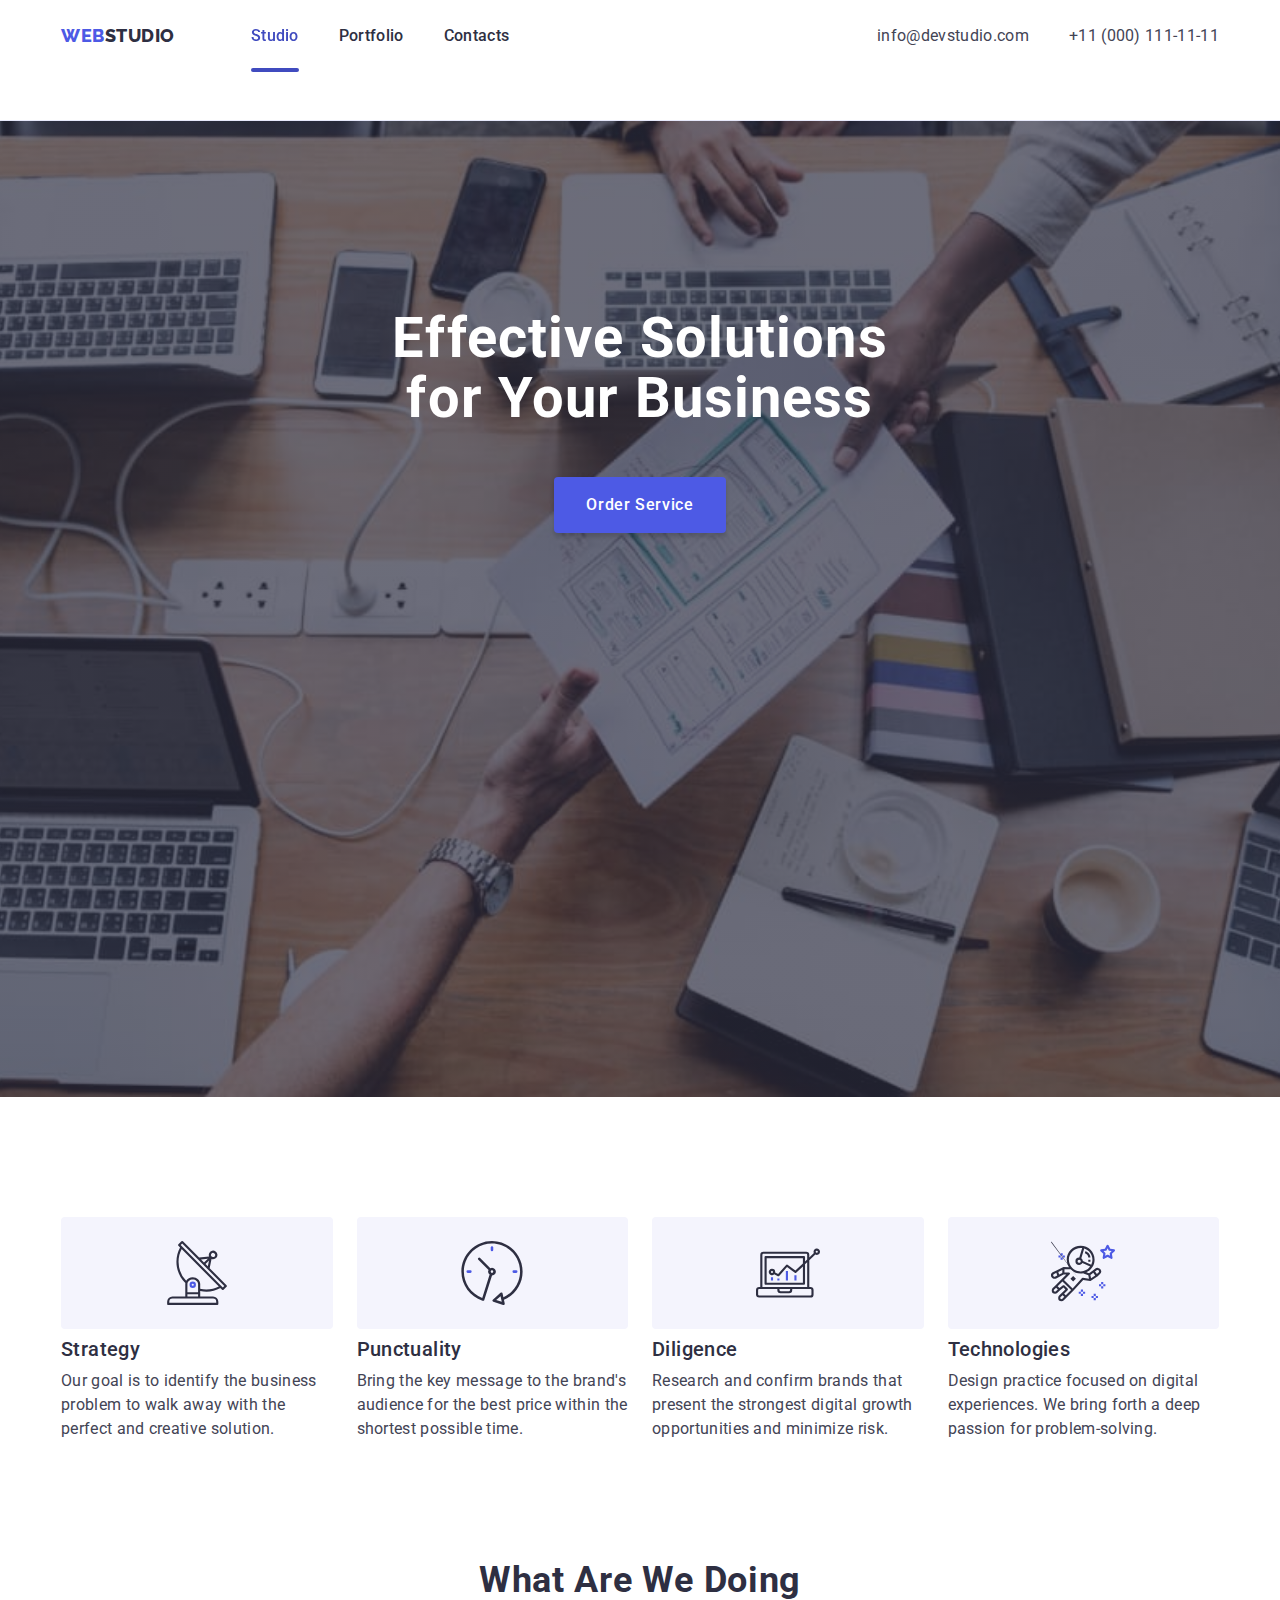
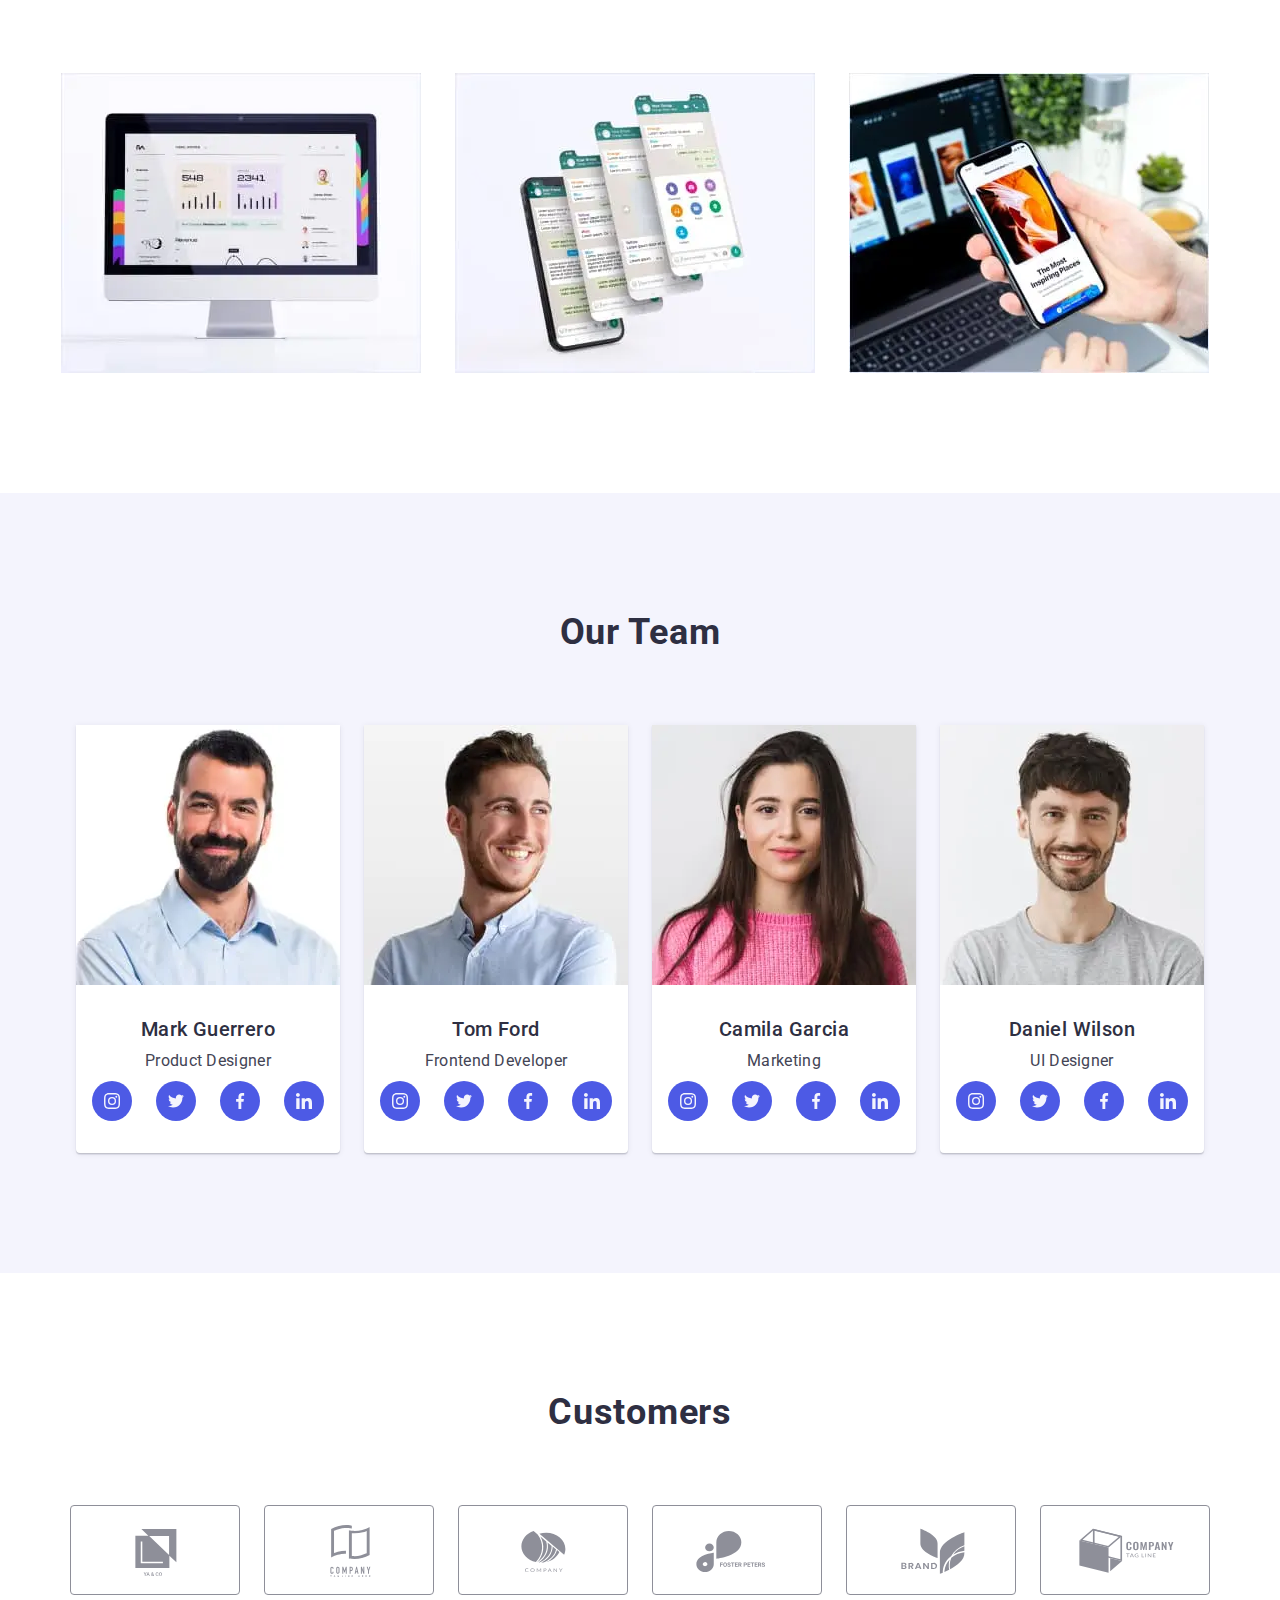
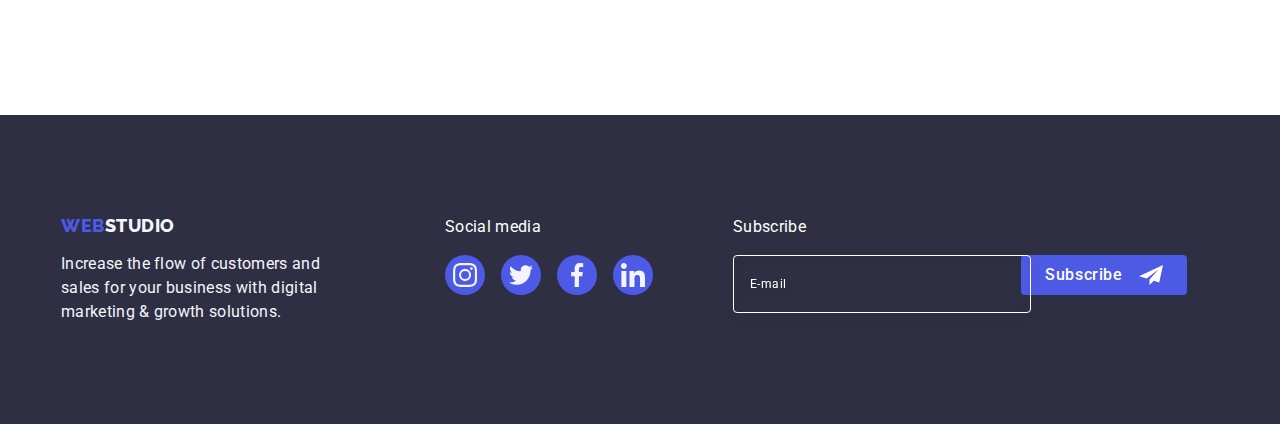
<file: index.html>
<!DOCTYPE html>
<html lang="en">
  <head>
    <meta charset="UTF-8" />
    <meta http-equiv="X-UA-Compatible" content="IE=edge" />
    <meta name="viewport" content="width=device-width, initial-scale=1.0" />
    <title>WebStudio</title>
    <link rel="preconnect" href="https://fonts.googleapis.com" />
    <link rel="preconnect" href="https://fonts.gstatic.com" crossorigin />
    <link
      href="https://fonts.googleapis.com/css2?family=Raleway:wght@800&family=Roboto:wght@400;500;700&display=swap"
      rel="stylesheet"
    />
    <link
      rel="stylesheet"
      href="https://cdnjs.cloudflare.com/ajax/libs/modern-normalize/1.1.0/modern-normalize.min.css"
      integrity="sha512-wpPYUAdjBVSE4KJnH1VR1HeZfpl1ub8YT/NKx4PuQ5NmX2tKuGu6U/JRp5y+Y8XG2tV+wKQpNHVUX03MfMFn9Q=="
      crossorigin="anonymous"
      referrerpolicy="no-referrer"
    />
    <link href="https://unpkg.com/aos@2.3.1/dist/aos.css" rel="stylesheet" />
    <link rel="stylesheet" href="./css/styles.css" />
    <link rel="stylesheet" href="./css/media.css" />
  </head>
  <link
    rel="stylesheet"
    href="https://cdnjs.cloudflare.com/ajax/libs/modern-normalize/1.1.0/modern-normalize.min.css"
    integrity="sha512-wpPYUAdjBVSE4KJnH1VR1HeZfpl1ub8YT/NKx4PuQ5NmX2tKuGu6U/JRp5y+Y8XG2tV+wKQpNHVUX03MfMFn9Q=="
    crossorigin="anonymous"
    referrerpolicy="no-referrer"
  />
  <body>
    <!-- HEADER -->
    <header class="header">
      <div class="container">
        <a class="logo link" href="./index.html"
          >Web<span class="header-logo">Studio</span></a
        >
        <nav class="header-nav">
          <ul class="nav-list list">
            <li class="nav-list-item">
              <a
                class="nav-link current link section-text"
                href="./index.html"
                data-aos="zoom-out"
                >Studio</a
              >
            </li>
            <li class="nav-list-item">
              <a class="nav-link link section-text" href="./portfolio.html"
                >Portfolio</a
              >
            </li>
            <li class="nav-list-item">
              <a class="nav-link link section-text" href="#">Contacts</a>
            </li>
          </ul>
        </nav>

        <address class="contacts">
          <ul class="contacts-list list">
            <li class="contacts-item">
              <a
                class="contacts-link link section-text"
                href="mailto:info@devstudio.com"
                >info@devstudio.com</a
              >
            </li>
            <li class="contacts-item">
              <a
                class="contacts-link link section-text"
                href="tel:+110001111111"
                >+11 (000) 111-11-11</a
              >
            </li>
          </ul>
        </address>
        <button type="button" class="open-menu-btn btn" data-menu-open>
          <svg class="icon-menu" width="32" height="22">
            <use href="./images/icons.svg#mob-menu"></use>
          </svg>
        </button>
      </div>
      <div class="mob-menu is-hidden" data-menu>
        <div>
          <button class="menu-close-btn btn" type="button" data-menu-close>
            <svg width="8" height="8">
              <use href="./images/icons.svg#close"></use>
            </svg>
          </button>
          <nav class="menu-nav">
            <ul class="nav-list list">
              <li class="nav-list-item">
                <a
                  class="nav-link current link section-title"
                  href="./index.html"
                  >Studio</a
                >
              </li>
              <li class="nav-list-item">
                <a class="nav-link link section-title" href="./portfolio.html"
                  >Portfolio</a
                >
              </li>
              <li class="nav-list-item">
                <a class="nav-link link section-title" href="#">Contacts</a>
              </li>
            </ul>
          </nav>
        </div>
        <div>
          <address class="menu-contacts">
            <ul class="contacts-list list">
              <li class="contacts-item">
                <a
                  class="contacts-link link section-title"
                  href="tel:+110001111111"
                  >+11 (000) 111-11-11</a
                >
              </li>
              <li class="contacts-item">
                <a
                  class="contacts-link link section-subtitle"
                  href="mailto:info@devstudio.com"
                  >info@devstudio.com</a
                >
              </li>
            </ul>
          </address>
          <ul class="social-list">
            <li class="social-list-item">
              <a class="link" href="#" target="_blank" rel="noopener noreferrer"
                ><svg width="24" height="24">
                  <use href="./images/icons.svg#instagram"></use></svg
              ></a>
            </li>
            <li class="social-list-item">
              <a class="link" href="#" target="_blank" rel="noopener noreferrer"
                ><svg width="24" height="24">
                  <use href="./images/icons.svg#twitter"></use></svg
              ></a>
            </li>
            <li class="social-list-item">
              <a class="link" href="#" target="_blank" rel="noopener noreferrer"
                ><svg width="24" height="24">
                  <use href="./images/icons.svg#facebook"></use></svg
              ></a>
            </li>
            <li class="social-list-item">
              <a class="link" href="#" target="_blank" rel="noopener noreferrer"
                ><svg width="24" height="24">
                  <use href="./images/icons.svg#linkedin"></use></svg
              ></a>
            </li>
          </ul>
        </div>
      </div>
    </header>
    <!-- Main content -->
    <main>
      <!-- Hero -->
      <section class="hero section">
        <div class="hero-container container">
          <h1 class="hero-title">Effective Solutions for Your Business</h1>
          <button class="hero-btn btn" type="button" data-modal-open>
            Order Service
          </button>
        </div>
      </section>
      <!-- Features -->
      <section class="section features">
        <div class="container">
          <h2 hidden class="visually-hidden">Features</h2>
          <ul class="features-list list">
            <li class="features-list-item">
              <div class="icon-bg">
                <svg width="64" height="64">
                  <use href="./images/icons.svg#antenna"></use>
                </svg>
              </div>
              <h3 class="section-subtitle">Strategy</h3>
              <p class="section-text">
                Our goal is to identify the business problem to walk away with
                the perfect and creative solution.
              </p>
            </li>
            <li class="features-list-item">
              <div class="icon-bg">
                <svg width="64" height="64">
                  <use href="./images/icons.svg#clock"></use>
                </svg>
              </div>
              <h3 class="section-subtitle">Punctuality</h3>
              <p class="section-text">
                Bring the key message to the brand's audience for the best price
                within the shortest possible time.
              </p>
            </li>
            <li class="features-list-item">
              <div class="icon-bg">
                <svg width="64" height="64">
                  <use href="./images/icons.svg#diagram"></use>
                </svg>
              </div>
              <h3 class="section-subtitle">Diligence</h3>
              <p class="section-text">
                Research and confirm brands that present the strongest digital
                growth opportunities and minimize risk.
              </p>
            </li>
            <li class="features-list-item">
              <div class="icon-bg">
                <svg width="64" height="64">
                  <use href="./images/icons.svg#astronaut"></use>
                </svg>
              </div>
              <h3 class="section-subtitle">Technologies</h3>
              <p class="section-text">
                Design practice focused on digital experiences. We bring forth a
                deep passion for problem-solving.
              </p>
            </li>
          </ul>
        </div>
      </section>
      <!-- Direction -->
      <section class="section direction">
        <div class="container">
          <h2 class="section-title">What are we doing</h2>
          <ul class="direction-list list">
            <li>
              <picture>
                <source
                  srcset="
                    ./images/monitor.webp           1x,
                    ./images/img-2x/monitor-2x.webp 2x,
                    ./images/img-3x/monitor-3x.webp 3x
                  "
                  type="image/webp"
                />
                <source
                  srcset="
                    ./images/monitor.jpg           1x,
                    ./images/img-2x/monitor-2x.jpg 2x,
                    ./images/img-3x/monitor-3x.jpg 3x
                  "
                  type="image/jpeg"
                />
                <img
                  src="./images/monitor.jpg"
                  alt="monitor with statistics"
                  width="360"
                  height="300"
                />
              </picture>
            </li>
            <li>
              <picture>
                <source
                  srcset="
                    ./images/phone.webp           1x,
                    ./images/img-2x/phone-2x.webp 2x,
                    ./images/img-3x/phone-3x.webp 3x
                  "
                  type="image/webp"
                />
                <source
                  srcset="
                    ./images/phone.jpg           1x,
                    ./images/img-2x/phone-2x.jpg 2x,
                    ./images/img-3x/phone-3x.jpg 3x
                  "
                  type="image/jpeg"
                />
                <img
                  src="./images/phone.jpg"
                  alt="smartphone with interfaces"
                  width="360"
                  height="300"
                />
              </picture>
            </li>
            <li>
              <picture>
                <source
                  srcset="
                    ./images/laptop.webp           1x,
                    ./images/img-2x/laptop-2x.webp 2x,
                    ./images/img-3x/laptop-3x.webp 3x
                  "
                  type="image/webp"
                />
                <source
                  srcset="
                    ./images/laptop.jpg           1x,
                    ./images/img-2x/laptop-2x.jpg 2x,
                    ./images/img-3x/laptop-3x.jpg 3x
                  "
                  type="image/jpeg"
                />
                <img
                  src="./images/laptop.jpg"
                  alt="the same page is open on the laptop and smartphone screens"
                  width="360"
                  height="300"
                />
              </picture>
            </li>
          </ul>
        </div>
      </section>
      <!-- Card of team -->
      <section class="section team-cards">
        <div class="container">
          <h2 class="section-title">Our Team</h2>
          <ul class="cards-list list">
            <li class="cards-list-item">
              <picture>
                <source
                  srcset="
                    ./images/mark.webp           1x,
                    ./images/img-2x/mark-2x.webp 2x,
                    ./images/img-3x/mark-3x.webp 3x
                  "
                  type="image/webp"
                />
                <source
                  srcset="
                    ./images/mark.jpg           1x,
                    ./images/img-2x/mark-2x.jpg 2x,
                    ./images/img-3x/mark-3x.jpg 3x
                  "
                  type="image/jpeg"
                />
                <img
                  class="card-img"
                  src="./images/mark.jpg"
                  alt="photo of Mark"
                  width="264"
                  height="260"
                />
              </picture>
              <div class="card-text">
                <h3 class="section-subtitle">Mark Guerrero</h3>
                <p class="section-text">Product Designer</p>
                <ul class="social-list">
                  <li class="social-list-item">
                    <a
                      class="link"
                      href="#"
                      target="_blank"
                      rel="noopener noreferrer"
                      ><svg width="16" height="16">
                        <use href="./images/icons.svg#instagram"></use></svg
                    ></a>
                  </li>
                  <li class="social-list-item">
                    <a
                      class="link"
                      href="#"
                      target="_blank"
                      rel="noopener noreferrer"
                      ><svg width="16" height="16">
                        <use href="./images/icons.svg#twitter"></use></svg
                    ></a>
                  </li>
                  <li class="social-list-item">
                    <a
                      class="link"
                      href="#"
                      target="_blank"
                      rel="noopener noreferrer"
                      ><svg width="16" height="16">
                        <use href="./images/icons.svg#facebook"></use></svg
                    ></a>
                  </li>
                  <li class="social-list-item">
                    <a
                      class="link"
                      href="#"
                      target="_blank"
                      rel="noopener noreferrer"
                      ><svg width="16" height="16">
                        <use href="./images/icons.svg#linkedin"></use></svg
                    ></a>
                  </li>
                </ul>
              </div>
            </li>
            <li class="cards-list-item">
              <picture>
                <source
                  srcset="
                    ./images/tom.webp           1x,
                    ./images/img-2x/tom-2x.webp 2x,
                    ./images/img-3x/tom-3x.webp 3x
                  "
                  type="image/webp"
                />
                <source
                  srcset="
                    ./images/tom.jpg           1x,
                    ./images/img-2x/tom-2x.jpg 2x,
                    ./images/img-3x/tom-3x.jpg 3x
                  "
                  type="image/jpeg"
                />
                <img
                  class="card-img"
                  src="./images/tom.jpg"
                  alt="photo of Tom"
                  width="264"
                  height="260"
                />
              </picture>
              <div class="card-text">
                <h3 class="section-subtitle">Tom Ford</h3>
                <p class="section-text">Frontend Developer</p>
                <ul class="social-list">
                  <li class="social-list-item">
                    <a href="#" target="_blank" rel="noopener noreferrer"
                      ><svg width="16" height="16">
                        <use href="./images/icons.svg#instagram"></use></svg
                    ></a>
                  </li>
                  <li class="social-list-item">
                    <a href="#" target="_blank" rel="noopener noreferrer"
                      ><svg width="16" height="16">
                        <use href="./images/icons.svg#twitter"></use></svg
                    ></a>
                  </li>
                  <li class="social-list-item">
                    <a href="#" target="_blank" rel="noopener noreferrer"
                      ><svg width="16" height="16">
                        <use href="./images/icons.svg#facebook"></use></svg
                    ></a>
                  </li>
                  <li class="social-list-item">
                    <a href="#" target="_blank" rel="noopener noreferrer"
                      ><svg width="16" height="16">
                        <use href="./images/icons.svg#linkedin"></use></svg
                    ></a>
                  </li>
                </ul>
              </div>
            </li>
            <li class="cards-list-item">
              <picture>
                <source
                  srcset="
                    ./images/camila.webp           1x,
                    ./images/img-2x/camila-2x.webp 2x,
                    ./images/img-3x/camila-3x.webp 3x
                  "
                  type="image/webp"
                />
                <source
                  srcset="
                    ./images/camila.jpg           1x,
                    ./images/img-2x/camila-2x.jpg 2x,
                    ./images/img-3x/camila-3x.jpg 3x
                  "
                  type="image/jpeg"
                />
                <img
                  class="card-img"
                  src="./images/camila.jpg"
                  alt="photo of Camila"
                  width="264"
                  height="260"
                />
              </picture>
              <div class="card-text">
                <h3 class="section-subtitle">Camila Garcia</h3>
                <p class="section-text">Marketing</p>
                <ul class="social-list">
                  <li class="social-list-item">
                    <a href="#" target="_blank" rel="noopener noreferrer"
                      ><svg width="16" height="16">
                        <use href="./images/icons.svg#instagram"></use></svg
                    ></a>
                  </li>
                  <li class="social-list-item">
                    <a href="#" target="_blank" rel="noopener noreferrer"
                      ><svg width="16" height="16">
                        <use href="./images/icons.svg#twitter"></use></svg
                    ></a>
                  </li>
                  <li class="social-list-item">
                    <a href="#" target="_blank" rel="noopener noreferrer"
                      ><svg width="16" height="16">
                        <use href="./images/icons.svg#facebook"></use></svg
                    ></a>
                  </li>
                  <li class="social-list-item">
                    <a href="#" target="_blank" rel="noopener noreferrer"
                      ><svg width="16" height="16">
                        <use href="./images/icons.svg#linkedin"></use></svg
                    ></a>
                  </li>
                </ul>
              </div>
            </li>
            <li class="cards-list-item">
              <picture>
                <source
                  srcset="
                    ./images/daniel.webp           1x,
                    ./images/img-2x/daniel-2x.webp 2x,
                    ./images/img-3x/daniel-3x.webp 3x
                  "
                  type="image/webp"
                />
                <source
                  srcset="
                    ./images/daniel.jpg           1x,
                    ./images/img-2x/daniel-2x.jpg 2x,
                    ./images/img-3x/daniel-3x.jpg 3x
                  "
                  type="image/jpeg"
                />
                <img
                  class="card-img"
                  src="./images/daniel.jpg"
                  alt="photo of Daniel"
                  width="264"
                  height="260"
                />
              </picture>
              <div class="card-text">
                <h3 class="section-subtitle">Daniel Wilson</h3>
                <p class="section-text">UI Designer</p>
                <ul class="social-list">
                  <li class="social-list-item">
                    <a href="#" target="_blank" rel="noopener noreferrer"
                      ><svg width="16" height="16">
                        <use href="./images/icons.svg#instagram"></use></svg
                    ></a>
                  </li>
                  <li class="social-list-item">
                    <a href="#" target="_blank" rel="noopener noreferrer"
                      ><svg width="16" height="16">
                        <use href="./images/icons.svg#twitter"></use></svg
                    ></a>
                  </li>
                  <li class="social-list-item">
                    <a href="#" target="_blank" rel="noopener noreferrer"
                      ><svg width="16" height="16">
                        <use href="./images/icons.svg#facebook"></use></svg
                    ></a>
                  </li>
                  <li class="social-list-item">
                    <a href="#" target="_blank" rel="noopener noreferrer"
                      ><svg width="16" height="16">
                        <use href="./images/icons.svg#linkedin"></use></svg
                    ></a>
                  </li>
                </ul>
              </div>
            </li>
          </ul>
        </div>
      </section>
      <!-- Customers -->
      <section class="section customers">
        <div class="container">
          <h2 class="section-title">Customers</h2>
          <ul class="customers-list">
            <li class="customers-list-item">
              <a class="link" href=""
                ><svg class="icon-customers" width="104" height="56">
                  <use href="./images/icons.svg#client-1"></use></svg
                ><svg class="mob-icon-customers" width="110" height="56">
                  <use href="./images/icons.svg#mob-client-1"></use></svg
              ></a>
            </li>
            <li class="customers-list-item">
              <a class="link" href=""
                ><svg class="icon-customers" width="104" height="56">
                  <use href="./images/icons.svg#client-2"></use></svg
                ><svg class="mob-icon-customers" width="110" height="56">
                  <use href="./images/icons.svg#mob-client-2"></use></svg
              ></a>
            </li>
            <li class="customers-list-item">
              <a class="link" href=""
                ><svg class="icon-customers" width="104" height="56">
                  <use href="./images/icons.svg#client-3"></use></svg
                ><svg class="mob-icon-customers" width="110" height="56">
                  <use href="./images/icons.svg#mob-client-3"></use></svg
              ></a>
            </li>
            <li class="customers-list-item">
              <a class="link" href=""
                ><svg class="icon-customers" width="104" height="56">
                  <use href="./images/icons.svg#client-4"></use></svg
                ><svg class="mob-icon-customers" width="110" height="56">
                  <use href="./images/icons.svg#mob-client-4"></use></svg
              ></a>
            </li>
            <li class="customers-list-item">
              <a class="link" href=""
                ><svg class="icon-customers" width="104" height="56">
                  <use href="./images/icons.svg#client-5"></use></svg
                ><svg class="mob-icon-customers" width="110" height="56">
                  <use href="./images/icons.svg#mob-client-5"></use></svg
              ></a>
            </li>
            <li class="customers-list-item">
              <a class="link" href=""
                ><svg class="icon-customers" width="104" height="56">
                  <use href="./images/icons.svg#client-6"></use></svg
                ><svg class="mob-icon-customers" width="110" height="56">
                  <use href="./images/icons.svg#mob-client-6"></use></svg
              ></a>
            </li>
          </ul>
        </div>
      </section>
    </main>
    <!-- Footer -->
    <footer class="footer section">
      <div class="container">
        <div class="footer-text">
          <a class="logo link" href="./index.html"
            >Web<span class="footer-logo">Studio</span></a
          >
          <p class="section-text">
            Increase the flow of customers and sales for your business with
            digital marketing & growth solutions.
          </p>
        </div>
        <div class="footer-social">
          <p class="section-text">Social media</p>
          <ul class="social-list">
            <li class="social-list-item">
              <a class="link" href="#" target="_blank" rel="noopener noreferrer"
                ><svg width="24" height="24">
                  <use href="./images/icons.svg#instagram"></use></svg
              ></a>
            </li>
            <li class="social-list-item">
              <a class="link" href="#" target="_blank" rel="noopener noreferrer"
                ><svg width="24" height="24">
                  <use href="./images/icons.svg#twitter"></use></svg
              ></a>
            </li>
            <li class="social-list-item">
              <a class="link" href="#" target="_blank" rel="noopener noreferrer"
                ><svg width="24" height="24">
                  <use href="./images/icons.svg#facebook"></use></svg
              ></a>
            </li>
            <li class="social-list-item">
              <a class="link" href="#" target="_blank" rel="noopener noreferrer"
                ><svg width="24" height="24">
                  <use href="./images/icons.svg#linkedin"></use></svg
              ></a>
            </li>
          </ul>
        </div>

        <form class="subscribe">
          <p class="section-text">Subscribe</p>
          <div class="subscribe-field">
            <label
              ><input type="email" placeholder="E-mail" name="email"
            /></label>
            <button class="btn" type="submit">
              Subscribe<svg width="24" height="24">
                <use href="./images/icons.svg#subscribe"></use>
              </svg>
            </button>
          </div>
        </form>
      </div>
    </footer>
    <div class="backdrop is-hidden" data-modal>
      <div class="modal">
        <button class="close-btn btn" type="button" data-modal-close>
          <svg width="8" height="8">
            <use href="./images/icons.svg#close"></use>
          </svg>
        </button>
        <form class="form">
          <h2 class="form-title section-text">
            Leave your contacts and we will call you back
          </h2>
          <div class="form-field">
            <label for="name">Name</label>
            <div class="input-thumb">
              <input
                type="text"
                name="name"
                id="name"
                placeholder="Alex Smith"
              />
              <svg width="18" height="24">
                <use href="./images/icons.svg#person"></use>
              </svg>
            </div>
          </div>
          <div class="form-field">
            <label for="tel">Phone</label>
            <div class="input-thumb">
              <input
                type="tel"
                name="tel"
                id="tel"
                placeholder="+380 (99) 999 99 99"
              />
              <svg width="18" height="24">
                <use href="./images/icons.svg#phone"></use>
              </svg>
            </div>
          </div>
          <div class="form-field">
            <label for="email">Email</label>
            <div class="input-thumb">
              <input
                type="email"
                name="email"
                id="email"
                placeholder="example@mail.com"
              />
              <svg width="18" height="24">
                <use href="./images/icons.svg#email"></use>
              </svg>
            </div>
          </div>
          <div class="form-field comment">
            <label for="comment">Comment</label>
            <textarea
              name="comment"
              id="comment"
              placeholder="Text input"
            ></textarea>
          </div>

          <label class="checkbox">
            <input type="checkbox" class="visually-hidden" name="checkbox" />
            <span class="checkbox-item">
              <svg width="10" height="8">
                <use href="./images/icons.svg#check"></use>
              </svg>
            </span>
            <span>
              I accept the terms and conditions of the
              <a href="">Privacy Policy</a>
            </span>
          </label>

          <button class="btn" type="submit">Send</button>
        </form>
      </div>
    </div>
    <script src="./js/modal.js"></script>
    <script src="./js/menu.js"></script>
    <script src="https://unpkg.com/aos@2.3.1/dist/aos.js"></script>
    <script>
      AOS.init();
    </script>
  </body>
</html>
</file>
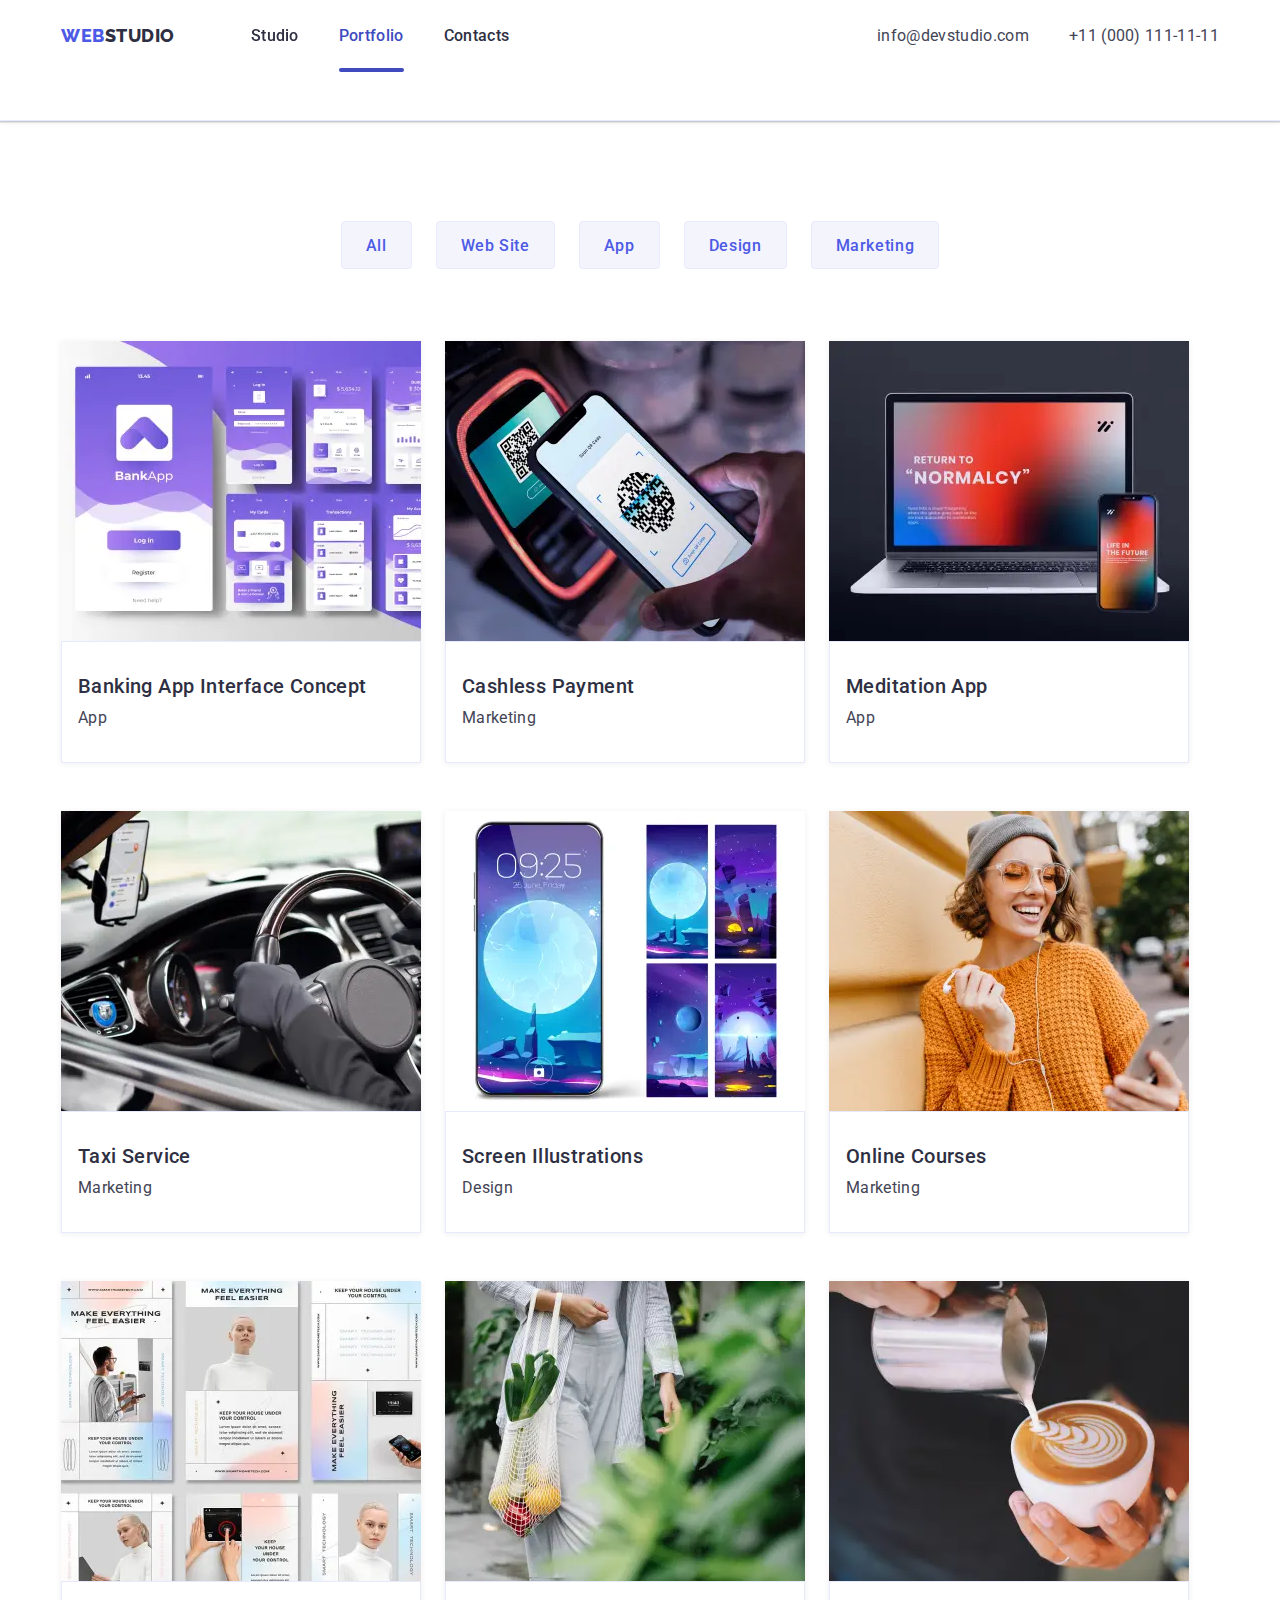
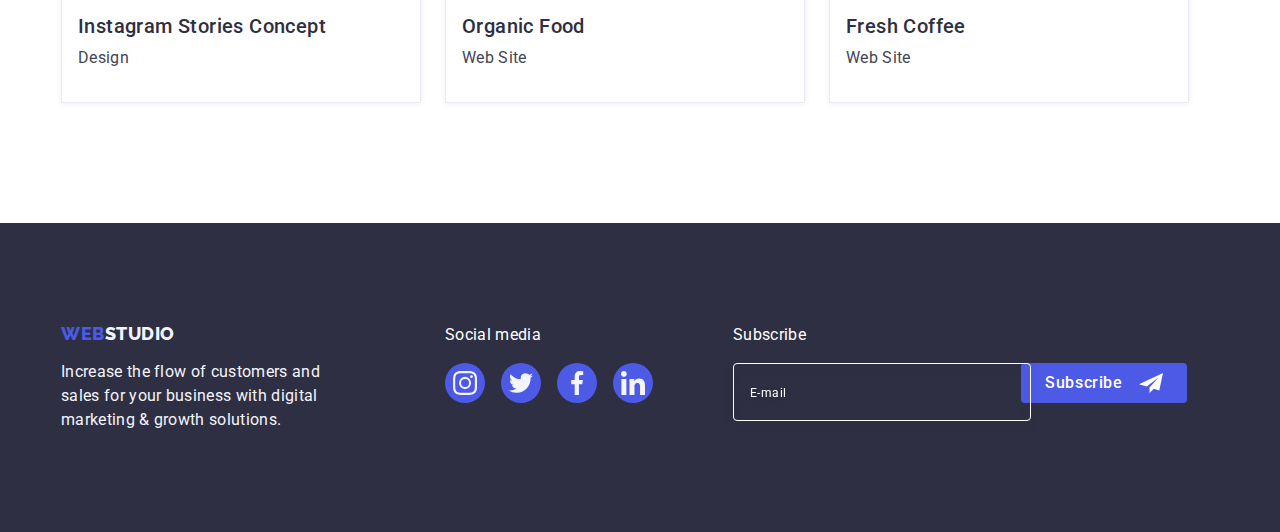
<file: portfolio.html>
<!DOCTYPE html>
<html lang="en">
  <head>
    <meta charset="UTF-8" />
    <meta http-equiv="X-UA-Compatible" content="IE=edge" />
    <meta name="viewport" content="width=device-width, initial-scale=1.0" />
    <title>WebStudio</title>
    <link rel="preconnect" href="https://fonts.googleapis.com" />
    <link rel="preconnect" href="https://fonts.gstatic.com" crossorigin />
    <link
      href="https://fonts.googleapis.com/css2?family=Raleway:wght@800&family=Roboto:wght@400;500;700&display=swap"
      rel="stylesheet"
    />
    <link
      rel="stylesheet"
      href="https://cdnjs.cloudflare.com/ajax/libs/modern-normalize/1.1.0/modern-normalize.min.css"
      integrity="sha512-wpPYUAdjBVSE4KJnH1VR1HeZfpl1ub8YT/NKx4PuQ5NmX2tKuGu6U/JRp5y+Y8XG2tV+wKQpNHVUX03MfMFn9Q=="
      crossorigin="anonymous"
      referrerpolicy="no-referrer"
    />
    <link href="https://unpkg.com/aos@2.3.1/dist/aos.css" rel="stylesheet" />
    <link rel="stylesheet" href="./css/styles.css" />
    <link rel="stylesheet" href="./css/media.css" />
  </head>
  <body>
    <!-- Header -->
    <header class="header">
      <div class="container">
        <a class="logo link" href="./index.html"
          >Web<span class="header-logo">Studio</span></a
        >
        <nav class="header-nav">
          <ul class="nav-list list">
            <li class="nav-list-item">
              <a
                class="nav-link link section-text"
                href="./index.html"
                data-aos="zoom-out"
                >Studio</a
              >
            </li>
            <li class="nav-list-item">
              <a
                class="nav-link current link section-text"
                href="./portfolio.html"
                >Portfolio</a
              >
            </li>
            <li class="nav-list-item">
              <a class="nav-link link section-text" href="#">Contacts</a>
            </li>
          </ul>
        </nav>

        <address class="contacts">
          <ul class="contacts-list list">
            <li class="contacts-item">
              <a
                class="contacts-link link section-text"
                href="mailto:info@devstudio.com"
                >info@devstudio.com</a
              >
            </li>
            <li class="contacts-item">
              <a
                class="contacts-link link section-text"
                href="tel:+110001111111"
                >+11 (000) 111-11-11</a
              >
            </li>
          </ul>
        </address>
        <button type="button" class="open-menu-btn btn" data-menu-open>
          <svg class="icon-menu" width="32" height="22">
            <use href="./images/icons.svg#mob-menu"></use>
          </svg>
        </button>
      </div>
      <div class="mob-menu is-hidden" data-menu>
        <div>
          <button class="menu-close-btn btn" type="button" data-menu-close>
            <svg width="8" height="8">
              <use href="./images/icons.svg#close"></use>
            </svg>
          </button>
          <nav class="menu-nav">
            <ul class="nav-list list">
              <li class="nav-list-item">
                <a
                  class="nav-link current link section-title"
                  href="./index.html"
                  >Studio</a
                >
              </li>
              <li class="nav-list-item">
                <a class="nav-link link section-title" href="./portfolio.html"
                  >Portfolio</a
                >
              </li>
              <li class="nav-list-item">
                <a class="nav-link link section-title" href="#">Contacts</a>
              </li>
            </ul>
          </nav>
        </div>
        <div>
          <address class="menu-contacts">
            <ul class="contacts-list list">
              <li class="contacts-item">
                <a
                  class="contacts-link link section-title"
                  href="tel:+110001111111"
                  >+11 (000) 111-11-11</a
                >
              </li>
              <li class="contacts-item">
                <a
                  class="contacts-link link section-subtitle"
                  href="mailto:info@devstudio.com"
                  >info@devstudio.com</a
                >
              </li>
            </ul>
          </address>
          <ul class="social-list">
            <li class="social-list-item">
              <a class="link" href="#" target="_blank" rel="noopener noreferrer"
                ><svg width="24" height="24">
                  <use href="./images/icons.svg#instagram"></use></svg
              ></a>
            </li>
            <li class="social-list-item">
              <a class="link" href="#" target="_blank" rel="noopener noreferrer"
                ><svg width="24" height="24">
                  <use href="./images/icons.svg#twitter"></use></svg
              ></a>
            </li>
            <li class="social-list-item">
              <a class="link" href="#" target="_blank" rel="noopener noreferrer"
                ><svg width="24" height="24">
                  <use href="./images/icons.svg#facebook"></use></svg
              ></a>
            </li>
            <li class="social-list-item">
              <a class="link" href="#" target="_blank" rel="noopener noreferrer"
                ><svg width="24" height="24">
                  <use href="./images/icons.svg#linkedin"></use></svg
              ></a>
            </li>
          </ul>
        </div>
      </div>
    </header>
    <!-- Main content -->
    <main>
      <section class="portfolio section">
        <div class="container">
          <h1 hidden class="visually-hidden">Examples work</h1>
          <ul class="btn-list list">
            <li class="btn-list-item">
              <button class="btn-filter btn" type="button">All</button>
            </li>
            <li class="btn-list-item">
              <button class="btn-filter btn" type="button">Web Site</button>
            </li>
            <li class="btn-list-item">
              <button class="btn-filter btn" type="button">App</button>
            </li>
            <li class="btn-list-item">
              <button class="btn-filter btn" type="button">Design</button>
            </li>
            <li class="btn-list-item">
              <button class="btn-filter btn" type="button">Marketing</button>
            </li>
          </ul>
          <ul class="examples-list list">
            <li class="examples-list-item">
              <a class="link" href=""
                ><div class="overlay">
                  <picture>
                    <source
                      srcset="
                        ./images/desktop-bank.webp           1x,
                        ./images/img-2x/desktop-bank-2x.webp 2x,
                        ./images/img-3x/desktop-bank-3x.webp 3x
                      "
                      media="(min-width: 1158px)"
                      type="image/webp"
                    />
                    <source
                      srcset="
                        ./images/desktop-bank.jpg           1x,
                        ./images/img-2x/desktop-bank-2x.jpg 2x,
                        ./images/img-3x/desktop-bank-3x.jpg 3x
                      "
                      media="(min-width: 1158px)"
                      type="image/jpeg"
                    />
                    <source
                      srcset="
                        ./images/tab-bank.webp           1x,
                        ./images/img-2x/tab-bank-2x.webp 2x,
                        ./images/img-3x/tab-bank-3x.webp 3x
                      "
                      media="(min-width: 768px)"
                      type="image/webp"
                    />
                    <source
                      srcset="
                        ./images/tab-bank.jpg           1x,
                        ./images/img-2x/tab-bank-2x.jpg 2x,
                        ./images/img-3x/tab-bank-3x.jpg 3x
                      "
                      media="(min-width: 768px)"
                      type="image/jpeg"
                    />
                    <source
                      srcset="
                        ./images/mob-bank.webp           1x,
                        ./images/img-2x/mob-bank-2x.webp 2x,
                        ./images/img-3x/mob-bank-3x.webp 3x
                      "
                      media="(max-width: 767px)"
                      type="image/webp"
                    />
                    <source
                      srcset="
                        ./images/mob-bank.jpg           1x,
                        ./images/img-2x/mob-bank-2x.jpg 2x,
                        ./images/img-3x/mob-bank-3x.jpg 3x
                      "
                      media="(max-width: 767px)"
                      type="image/jpeg"
                    />
                    <img
                      class="card-img"
                      src="./images/desktop-bank.jpg"
                      alt="screens interface of bank app"
                    />
                  </picture>
                  <div class="overlay-text">
                    <p class="section-text">
                      Lorem ipsum dolor sit amet, consectetur adipisicing elit.
                      Commodi, impedit! Hic ipsam in mollitia adipisci cum
                      corrupti similique aliquid cupiditate id nemo delectus
                      iure accusantium aut necessitatibus officia magnam quae
                      nulla soluta, minus amet culpa eveniet. Animi accusantium
                      voluptas earum ratione nam tempore, deleniti nostrum quo
                      expedita exercitationem, provident necessitatibus dicta
                      ducimus, consequuntur molestiae quisquam laborum aut
                      tenetur et quos dignissimos hic. Neque aliquam
                      necessitatibus sit omnis voluptate iste tempore alias
                      autem, facilis, in quaerat, distinctio nostrum fugit quos
                      dolore illo itaque temporibus impedit iure? Quisquam,
                      tenetur accusamus enim debitis at ratione quis voluptates
                      ipsum eius odit, voluptate quam similique?
                    </p>
                  </div>
                </div>
                <div class="card-text">
                  <h2 class="section-subtitle">
                    Banking App Interface Concept
                  </h2>
                  <p class="section-text">App</p>
                </div></a
              >
            </li>
            <li class="examples-list-item">
              <a class="link" href=""
                ><div class="overlay">
                  <picture>
                    <source
                      srcset="
                        ./images/desktop-payment.webp           1x,
                        ./images/img-2x/desktop-payment-2x.webp 2x,
                        ./images/img-3x/desktop-payment-3x.webp 3x
                      "
                      media="(min-width: 1158px)"
                      type="image/webp"
                    />
                    <source
                      srcset="
                        ./images/desktop-payment.jpg           1x,
                        ./images/img-2x/desktop-payment-2x.jpg 2x,
                        ./images/img-3x/desktop-payment-3x.jpg 3x
                      "
                      media="(min-width: 1158px)"
                      type="image/jpeg"
                    />
                    <source
                      srcset="
                        ./images/tab-payment.webp           1x,
                        ./images/img-2x/tab-payment-2x.webp 2x,
                        ./images/img-3x/tab-payment-3x.webp 3x
                      "
                      media="(min-width: 768px)"
                      type="image/webp"
                    />
                    <source
                      srcset="
                        ./images/tab-payment.jpg           1x,
                        ./images/img-2x/tab-payment-2x.jpg 2x,
                        ./images/img-3x/tab-payment-3x.jpg 3x
                      "
                      media="(min-width: 768px)"
                      type="image/jpeg"
                    />
                    <source
                      srcset="
                        ./images/mob-payment.webp           1x,
                        ./images/img-2x/mob-payment-2x.webp 2x,
                        ./images/img-3x/mob-payment-3x.webp 3x
                      "
                      media="(max-width: 767px)"
                      type="image/webp"
                    />
                    <source
                      srcset="
                        ./images/mob-payment.jpg           1x,
                        ./images/img-2x/mob-payment-2x.jpg 2x,
                        ./images/img-3x/mob-payment-3x.jpg 3x
                      "
                      media="(max-width: 767px)"
                      type="image/jpeg"
                    />
                    <img
                      class="card-img"
                      src="./images/desktop-payment.jpg"
                      alt="payment with phone"
                    />
                  </picture>
                  <div class="overlay-text">
                    <p class="section-text">
                      14 Stylish and User-Friendly App Design Concepts · Task
                      Manager App · Calorie Tracker App · Exotic Fruit Ecommerce
                      App · Cloud Storage App
                    </p>
                  </div>
                </div>
                <div class="card-text">
                  <h2 class="section-subtitle">Cashless Payment</h2>
                  <p class="section-text">Marketing</p>
                </div></a
              >
            </li>
            <li class="examples-list-item">
              <a class="link" href=""
                ><div class="overlay">
                  <picture>
                    <source
                      srcset="
                        ./images/desktop-meditation.webp           1x,
                        ./images/img-2x/desktop-meditation-2x.webp 2x,
                        ./images/img-3x/desktop-meditation-3x.webp 3x
                      "
                      media="(min-width: 1158px)"
                      type="image/webp"
                    />
                    <source
                      srcset="
                        ./images/desktop-meditation.jpg           1x,
                        ./images/img-2x/desktop-meditation-2x.jpg 2x,
                        ./images/img-3x/desktop-meditation-3x.jpg 3x
                      "
                      media="(min-width: 1158px)"
                      type="image/jpeg"
                    />
                    <source
                      srcset="
                        ./images/tab-meditation.webp           1x,
                        ./images/img-2x/tab-meditation-2x.webp 2x,
                        ./images/img-3x/tab-meditation-3x.webp 3x
                      "
                      media="(min-width: 768px)"
                      type="image/webp"
                    />
                    <source
                      srcset="
                        ./images/tab-meditation.jpg           1x,
                        ./images/img-2x/tab-meditation-2x.jpg 2x,
                        ./images/img-3x/tab-meditation-3x.jpg 3x
                      "
                      media="(min-width: 768px)"
                      type="image/jpeg"
                    />
                    <source
                      srcset="
                        ./images/mob-meditation.webp           1x,
                        ./images/img-2x/mob-meditation-2x.webp 2x,
                        ./images/img-3x/mob-meditation-3x.webp 3x
                      "
                      media="(max-width: 767px)"
                      type="image/webp"
                    />
                    <source
                      srcset="
                        ./images/mob-meditation.jpg           1x,
                        ./images/img-2x/mob-meditation-2x.jpg 2x,
                        ./images/img-3x/mob-meditation-3x.jpg 3x
                      "
                      media="(max-width: 767px)"
                      type="image/jpeg"
                    />
                    <img
                      class="card-img"
                      src="./images/meditation.jpg"
                      alt="laptop and smartphone"
                    />
                  </picture>
                  <div class="overlay-text">
                    <p class="section-text">
                      14 Stylish and User-Friendly App Design Concepts · Task
                      Manager App · Calorie Tracker App · Exotic Fruit Ecommerce
                      App · Cloud Storage App
                    </p>
                  </div>
                </div>
                <div class="card-text">
                  <h2 class="section-subtitle">Meditation App</h2>
                  <p class="section-text">App</p>
                </div></a
              >
            </li>
            <li class="examples-list-item">
              <a class="link" href=""
                ><div class="overlay">
                  <picture>
                    <source
                      srcset="
                        ./images/desktop-taxi.webp           1x,
                        ./images/img-2x/desktop-taxi-2x.webp 2x,
                        ./images/img-3x/desktop-taxi-3x.webp 3x
                      "
                      media="(min-width: 1158px)"
                      type="image/webp"
                    />
                    <source
                      srcset="
                        ./images/desktop-taxi.jpg           1x,
                        ./images/img-2x/desktop-taxi-2x.jpg 2x,
                        ./images/img-3x/desktop-taxi-3x.jpg 3x
                      "
                      media="(min-width: 1158px)"
                      type="image/jpeg"
                    />
                    <source
                      srcset="
                        ./images/tab-taxi.webp           1x,
                        ./images/img-2x/tab-taxi-2x.webp 2x,
                        ./images/img-3x/tab-taxi-3x.webp 3x
                      "
                      media="(min-width: 768px)"
                      type="image/webp"
                    />
                    <source
                      srcset="
                        ./images/tab-taxi.jpg           1x,
                        ./images/img-2x/tab-taxi-2x.jpg 2x,
                        ./images/img-3x/tab-taxi-3x.jpg 3x
                      "
                      media="(min-width: 768px)"
                      type="image/jpeg"
                    />
                    <source
                      srcset="
                        ./images/mob-taxi.webp           1x,
                        ./images/img-2x/mob-taxi-2x.webp 2x,
                        ./images/img-3x/mob-taxi-3x.webp 3x
                      "
                      media="(max-width: 767px)"
                      type="image/webp"
                    />
                    <source
                      srcset="
                        ./images/mob-taxi.jpg           1x,
                        ./images/img-2x/mob-taxi-2x.jpg 2x,
                        ./images/img-3x/mob-taxi-3x.jpg 3x
                      "
                      media="(max-width: 767px)"
                      type="image/jpeg"
                    />
                    <img
                      class="card-img"
                      src="./images/desktop-taxi.jpg"
                      alt="car and driver"
                    />
                  </picture>
                  <div class="overlay-text">
                    <p class="section-text">
                      14 Stylish and User-Friendly App Design Concepts · Task
                      Manager App · Calorie Tracker App · Exotic Fruit Ecommerce
                      App · Cloud Storage App
                    </p>
                  </div>
                </div>
                <div class="card-text">
                  <h2 class="section-subtitle">Taxi Service</h2>
                  <p class="section-text">Marketing</p>
                </div></a
              >
            </li>
            <li class="examples-list-item">
              <a class="link" href=""
                ><div class="overlay">
                  <picture>
                    <source
                      srcset="
                        ./images/desktop-screen.webp           1x,
                        ./images/img-2x/desktop-screen-2x.webp 2x,
                        ./images/img-3x/desktop-screen-3x.webp 3x
                      "
                      media="(min-width: 1158px)"
                      type="image/webp"
                    />
                    <source
                      srcset="
                        ./images/desktop-screen.jpg           1x,
                        ./images/img-2x/desktop-screen-2x.jpg 2x,
                        ./images/img-3x/desktop-screen-3x.jpg 3x
                      "
                      media="(min-width: 1158px)"
                      type="image/jpeg"
                    />
                    <source
                      srcset="
                        ./images/tab-screen.webp           1x,
                        ./images/img-2x/tab-screen-2x.webp 2x,
                        ./images/img-3x/tab-screen-3x.webp 3x
                      "
                      media="(min-width: 768px)"
                      type="image/webp"
                    />
                    <source
                      srcset="
                        ./images/tab-screen.jpg           1x,
                        ./images/img-2x/tab-screen-2x.jpg 2x,
                        ./images/img-3x/tab-screen-3x.jpg 3x
                      "
                      media="(min-width: 768px)"
                      type="image/jpeg"
                    />
                    <source
                      srcset="
                        ./images/mob-screen.webp           1x,
                        ./images/img-2x/mob-screen-2x.webp 2x,
                        ./images/img-3x/mob-screen-3x.webp 3x
                      "
                      media="(max-width: 767px)"
                      type="image/webp"
                    />
                    <source
                      srcset="
                        ./images/mob-screen.jpg           1x,
                        ./images/img-2x/mob-screen-2x.jpg 2x,
                        ./images/img-3x/mob-screen-3x.jpg 3x
                      "
                      media="(max-width: 767px)"
                      type="image/jpeg"
                    />
                    <img
                      class="card-img"
                      src="./images/desktop-screen.jpg"
                      alt="examples screen images"
                    />
                  </picture>
                  <div class="overlay-text">
                    <p class="section-text">
                      14 Stylish and User-Friendly App Design Concepts · Task
                      Manager App · Calorie Tracker App · Exotic Fruit Ecommerce
                      App · Cloud Storage App
                    </p>
                  </div>
                </div>
                <div class="card-text">
                  <h2 class="section-subtitle">Screen Illustrations</h2>
                  <p class="section-text">Design</p>
                </div></a
              >
            </li>
            <li class="examples-list-item">
              <a class="link" href=""
                ><div class="overlay">
                  <picture>
                    <source
                      srcset="
                        ./images/desktop-courses.webp           1x,
                        ./images/img-2x/desktop-courses-2x.webp 2x,
                        ./images/img-3x/desktop-courses-3x.webp 3x
                      "
                      media="(min-width: 1158px)"
                      type="image/webp"
                    />
                    <source
                      srcset="
                        ./images/desktop-courses.jpg           1x,
                        ./images/img-2x/desktop-courses-2x.jpg 2x,
                        ./images/img-3x/desktop-courses-3x.jpg 3x
                      "
                      media="(min-width: 1158px)"
                      type="image/jpeg"
                    />
                    <source
                      srcset="
                        ./images/tab-courses.webp           1x,
                        ./images/img-2x/tab-courses-2x.webp 2x,
                        ./images/img-3x/tab-courses-3x.webp 3x
                      "
                      media="(min-width: 768px)"
                      type="image/webp"
                    />
                    <source
                      srcset="
                        ./images/tab-courses.jpg           1x,
                        ./images/img-2x/tab-courses-2x.jpg 2x,
                        ./images/img-3x/tab-courses-3x.jpg 3x
                      "
                      media="(min-width: 768px)"
                      type="image/jpeg"
                    />
                    <source
                      srcset="
                        ./images/mob-courses.webp           1x,
                        ./images/img-2x/mob-courses-2x.webp 2x,
                        ./images/img-3x/mob-courses-3x.webp 3x
                      "
                      media="(max-width: 767px)"
                      type="image/webp"
                    />
                    <source
                      srcset="
                        ./images/mob-courses.jpg           1x,
                        ./images/img-2x/mob-courses-2x.jpg 2x,
                        ./images/img-3x/mob-courses-3x.jpg 3x
                      "
                      media="(max-width: 767px)"
                      type="image/jpeg"
                    />
                    <img
                      class="card-img"
                      src="./images/desktop-courses.jpg"
                      alt="woman whith smartphone"
                    />
                  </picture>
                  <div class="overlay-text">
                    <p class="section-text">
                      14 Stylish and User-Friendly App Design Concepts · Task
                      Manager App · Calorie Tracker App · Exotic Fruit Ecommerce
                      App · Cloud Storage App
                    </p>
                  </div>
                </div>
                <div class="card-text">
                  <h2 class="section-subtitle">Online Courses</h2>
                  <p class="section-text">Marketing</p>
                </div></a
              >
            </li>
            <li class="examples-list-item">
              <a class="link" href=""
                ><div class="overlay">
                  <picture>
                    <source
                      srcset="
                        ./images/desktop-stories.webp           1x,
                        ./images/img-2x/desktop-stories-2x.webp 2x,
                        ./images/img-3x/desktop-stories-3x.webp 3x
                      "
                      media="(min-width: 1158px)"
                      type="image/webp"
                    />
                    <source
                      srcset="
                        ./images/desktop-stories.jpg           1x,
                        ./images/img-2x/desktop-stories-2x.jpg 2x,
                        ./images/img-3x/desktop-stories-3x.jpg 3x
                      "
                      media="(min-width: 1158px)"
                      type="image/jpeg"
                    />
                    <source
                      srcset="
                        ./images/tab-stories.webp           1x,
                        ./images/img-2x/tab-stories-2x.webp 2x,
                        ./images/img-3x/tab-stories-3x.webp 3x
                      "
                      media="(min-width: 768px)"
                      type="image/webp"
                    />
                    <source
                      srcset="
                        ./images/tab-stories.jpg           1x,
                        ./images/img-2x/tab-stories-2x.jpg 2x,
                        ./images/img-3x/tab-stories-3x.jpg 3x
                      "
                      media="(min-width: 768px)"
                      type="image/jpeg"
                    />
                    <source
                      srcset="
                        ./images/mob-stories.webp           1x,
                        ./images/img-2x/mob-stories-2x.webp 2x,
                        ./images/img-3x/mob-stories-3x.webp 3x
                      "
                      media="(max-width: 767px)"
                      type="image/webp"
                    />
                    <source
                      srcset="
                        ./images/mob-stories.jpg           1x,
                        ./images/img-2x/mob-stories-2x.jpg 2x,
                        ./images/img-3x/mob-stories-3x.jpg 3x
                      "
                      media="(max-width: 767px)"
                      type="image/jpeg"
                    />
                    <img
                      class="card-img"
                      src="./images/desktop-stories.jpg"
                      alt="examples screen interfaces"
                    />
                  </picture>
                  <div class="overlay-text">
                    <p class="section-text">
                      14 Stylish and User-Friendly App Design Concepts · Task
                      Manager App · Calorie Tracker App · Exotic Fruit Ecommerce
                      App · Cloud Storage App
                    </p>
                  </div>
                </div>
                <div class="card-text">
                  <h2 class="section-subtitle">Instagram Stories Concept</h2>
                  <p class="section-text">Design</p>
                </div></a
              >
            </li>
            <li class="examples-list-item">
              <a class="link" href=""
                ><div class="overlay">
                  <picture>
                    <source
                      srcset="
                        ./images/desktop-food.webp           1x,
                        ./images/img-2x/desktop-food-2x.webp 2x,
                        ./images/img-3x/desktop-food-3x.webp 3x
                      "
                      media="(min-width: 1158px)"
                      type="image/webp"
                    />
                    <source
                      srcset="
                        ./images/desktop-food.jpg           1x,
                        ./images/img-2x/desktop-food-2x.jpg 2x,
                        ./images/img-3x/desktop-food-3x.jpg 3x
                      "
                      media="(min-width: 1158px)"
                      type="image/jpeg"
                    />
                    <source
                      srcset="
                        ./images/tab-food.webp           1x,
                        ./images/img-2x/tab-food-2x.webp 2x,
                        ./images/img-3x/tab-food-3x.webp 3x
                      "
                      media="(min-width: 768px)"
                      type="image/webp"
                    />
                    <source
                      srcset="
                        ./images/tab-food.jpg           1x,
                        ./images/img-2x/tab-food-2x.jpg 2x,
                        ./images/img-3x/tab-food-3x.jpg 3x
                      "
                      media="(min-width: 768px)"
                      type="image/jpeg"
                    />
                    <source
                      srcset="
                        ./images/mob-food.webp           1x,
                        ./images/img-2x/mob-food-2x.webp 2x,
                        ./images/img-3x/mob-food-3x.webp 3x
                      "
                      media="(max-width: 767px)"
                      type="image/webp"
                    />
                    <source
                      srcset="
                        ./images/mob-food.jpg           1x,
                        ./images/img-2x/mob-food-2x.jpg 2x,
                        ./images/img-3x/mob-food-3x.jpg 3x
                      "
                      media="(max-width: 767px)"
                      type="image/jpeg"
                    />
                    <img
                      class="card-img"
                      src="./images/desktop-food.jpg"
                      alt="woman with vegetables"
                    />
                  </picture>
                  <div class="overlay-text">
                    <p class="section-text">
                      14 Stylish and User-Friendly App Design Concepts · Task
                      Manager App · Calorie Tracker App · Exotic Fruit Ecommerce
                      App · Cloud Storage App
                    </p>
                  </div>
                </div>
                <div class="card-text">
                  <h2 class="section-subtitle">Organic Food</h2>
                  <p class="section-text">Web Site</p>
                </div></a
              >
            </li>
            <li class="examples-list-item">
              <a class="link" href=""
                ><div class="overlay">
                  <picture>
                    <source
                      srcset="
                        ./images/desktop-coffee.webp           1x,
                        ./images/img-2x/desktop-coffee-2x.webp 2x,
                        ./images/img-3x/desktop-coffee-3x.webp 3x
                      "
                      media="(min-width: 1158px)"
                      type="image/webp"
                    />
                    <source
                      srcset="
                        ./images/desktop-coffee.jpg           1x,
                        ./images/img-2x/desktop-coffee-2x.jpg 2x,
                        ./images/img-3x/desktop-coffee-3x.jpg 3x
                      "
                      media="(min-width: 1158px)"
                      type="image/jpeg"
                    />
                    <source
                      srcset="
                        ./images/tab-coffee.webp           1x,
                        ./images/img-2x/tab-coffee-2x.webp 2x,
                        ./images/img-3x/tab-coffee-3x.webp 3x
                      "
                      media="(min-width: 768px)"
                      type="image/webp"
                    />
                    <source
                      srcset="
                        ./images/tab-coffee.jpg           1x,
                        ./images/img-2x/tab-coffee-2x.jpg 2x,
                        ./images/img-3x/tab-coffee-3x.jpg 3x
                      "
                      media="(min-width: 768px)"
                      type="image/jpeg"
                    />
                    <source
                      srcset="
                        ./images/mob-coffee.webp           1x,
                        ./images/img-2x/mob-coffee-2x.webp 2x,
                        ./images/img-3x/mob-coffee-3x.webp 3x
                      "
                      media="(max-width: 767px)"
                      type="image/webp"
                    />
                    <source
                      srcset="
                        ./images/mob-coffee.jpg           1x,
                        ./images/img-2x/mob-coffee-2x.jpg 2x,
                        ./images/img-3x/mob-coffee-3x.jpg 3x
                      "
                      media="(max-width: 767px)"
                      type="image/jpeg"
                    />
                    <img
                      class="card-img"
                      src="./images/desktop-coffee.jpg"
                      alt="cup of coffee"
                    />
                  </picture>
                  <div class="overlay-text">
                    <p class="section-text">
                      14 Stylish and User-Friendly App Design Concepts · Task
                      Manager App · Calorie Tracker App · Exotic Fruit Ecommerce
                      App · Cloud Storage App
                    </p>
                  </div>
                </div>
                <div class="card-text">
                  <h2 class="section-subtitle">Fresh Coffee</h2>
                  <p class="section-text">Web Site</p>
                </div></a
              >
            </li>
          </ul>
        </div>
      </section>
    </main>
    <!-- Footer -->
    <footer class="footer section">
      <div class="container">
        <div class="footer-text">
          <a class="logo link" href="./index.html"
            >Web<span class="footer-logo">Studio</span></a
          >
          <p class="section-text">
            Increase the flow of customers and sales for your business with
            digital marketing & growth solutions.
          </p>
        </div>
        <div class="footer-social">
          <p class="section-text">Social media</p>
          <ul class="social-list">
            <li class="social-list-item">
              <a class="link" href="#" target="_blank" rel="noopener noreferrer"
                ><svg width="24" height="24">
                  <use href="./images/icons.svg#instagram"></use></svg
              ></a>
            </li>
            <li class="social-list-item">
              <a class="link" href="#" target="_blank" rel="noopener noreferrer"
                ><svg width="24" height="24">
                  <use href="./images/icons.svg#twitter"></use></svg
              ></a>
            </li>
            <li class="social-list-item">
              <a class="link" href="#" target="_blank" rel="noopener noreferrer"
                ><svg width="24" height="24">
                  <use href="./images/icons.svg#facebook"></use></svg
              ></a>
            </li>
            <li class="social-list-item">
              <a class="link" href="#" target="_blank" rel="noopener noreferrer"
                ><svg width="24" height="24">
                  <use href="./images/icons.svg#linkedin"></use></svg
              ></a>
            </li>
          </ul>
        </div>

        <form class="subscribe">
          <p class="section-text">Subscribe</p>
          <div class="subscribe-field">
            <label
              ><input type="email" placeholder="E-mail" name="email"
            /></label>
            <button class="btn" type="submit">
              Subscribe<svg width="24" height="24">
                <use href="./images/icons.svg#subscribe"></use>
              </svg>
            </button>
          </div>
        </form>
      </div>
    </footer>
    <script src="./js/menu.js"></script>
    <script src="https://unpkg.com/aos@2.3.1/dist/aos.js"></script>
    <script>
      AOS.init();
    </script>
  </body>
</html>
</file>
<file: css/styles.css>
:root {
  --main-color: #2e2f42;
  --text-color: #434455;
  --accent-color: #f4f4fd;
  --main-bg-color: #ffffff;
  --main-hero-color: #ffffff;
  --logo-color: #4d5ae5;
  --active-color: #404bbf;
  --border-color: #e7e9fc;
  --customers-color: #8e8f99;
  --main-gap: 24px;
  --mob-gap: 72px;
  --anim-time: 250ms cubic-bezier(0.4, 0, 0.2, 1);
}

ul,
ol,
li,
button {
  padding: 0;
  background-color: transparent;
}

body,
h1,
h2,
h3,
h4,
p,
ul,
ol,
li,
figure,
figcaption,
blockquote,
dl,
dd {
  margin: 0;
}

body {
  min-height: 100vh;
  color: var(--text-color, #434455);
  background-color: var(--main-bg-color, #ffffff);
  font-family: 'Roboto', sans-serif;
}

input,
button,
textarea,
select {
  font-family: inherit;
}

img {
  display: block;
  max-width: 100%;
  height: auto;
}

ul,
ol {
  list-style: none;
}

.link {
  color: inherit;
  text-decoration: none;
}

.btn {
  cursor: pointer;
  border: none;
  outline: none;
}

.visually-hidden {
  position: absolute;
  width: 1px;
  height: 1px;
  margin: -1px;
  border: 0;
  padding: 0;

  white-space: nowrap;
  -webkit-clip-path: inset(100%);
  clip-path: inset(100%);
  clip: rect(0 0 0 0);
  overflow: hidden;
}

.no-scroll {
  overflow: hidden;
}

.section {
  padding-top: 96px;
  padding-bottom: 96px;
}

.container {
  margin: 0 auto;
  padding: 0 16px;
}

.section-title {
  font-size: 36px;
  line-height: 1.11;
  text-align: center;
  letter-spacing: 0.02em;
  text-transform: capitalize;
  color: var(--main-color, #2e2f42);

  margin-bottom: 72px;
}

.section-subtitle {
  font-weight: 500;
  font-size: 20px;
  line-height: 1.2;
  letter-spacing: 0.02em;
  color: var(--main-color, #2e2f42);
  margin-bottom: 8px;
}

.section-text {
  font-size: 16px;
  line-height: 1.5;
  letter-spacing: 0.02em;
}

/* Header */

.header {
  height: 70px;
  padding-top: 24px;
  padding-bottom: 24px;
  border-bottom: 1px solid var(--border-color, #e7e9fc);
  -webkit-box-shadow: 0px 2px 1px rgba(46, 47, 66, 0.08),
    0px 1px 1px rgba(46, 47, 66, 0.16), 0px 1px 6px rgba(46, 47, 66, 0.08);
  box-shadow: 0px 2px 1px rgba(46, 47, 66, 0.08),
    0px 1px 1px rgba(46, 47, 66, 0.16), 0px 1px 6px rgba(46, 47, 66, 0.08);
}

.header > .container {
  display: -webkit-box;
  display: -ms-flexbox;
  display: flex;
  -webkit-box-align: center;
  -ms-flex-align: center;
  align-items: center;
}

.logo {
  color: var(--logo-color, #4d5ae5);

  font-family: 'Raleway', sans-serif;
  font-weight: 800;
  font-size: 18px;
  line-height: 1.17;
  letter-spacing: 0.03em;
  text-transform: uppercase;
}

.header-logo {
  color: var(--main-color, #2e2f42);
}

.open-menu-btn {
  display: -webkit-box;
  display: -ms-flexbox;
  display: flex;
  -webkit-box-pack: center;
  -ms-flex-pack: center;
  justify-content: center;
  -webkit-box-align: center;
  -ms-flex-align: center;
  align-items: center;
}

.icon-menu {
  stroke: var(--main-color, #2e2f42);
}

.header-nav {
  display: none;
}

.contacts {
  display: none;
}

/* Mobile Menu */

.mob-menu {
  position: fixed;
  z-index: 3;
  top: 0;
  left: 0;
  width: 100%;
  height: 100%;
  padding: 24px 24px 40px 40px;
  background-color: var(--main-bg-color, #ffffff);
  display: -webkit-box;
  display: -ms-flexbox;
  display: flex;
  -webkit-box-orient: vertical;
  -webkit-box-direction: normal;
  -ms-flex-direction: column;
  flex-direction: column;
  -webkit-box-pack: justify;
  -ms-flex-pack: justify;
  justify-content: space-between;
  -webkit-transition: opacity var(--anim-time), visibility var(--anim-time),
    -webkit-transform var(--anim-time);
  transition: opacity var(--anim-time), visibility var(--anim-time),
    -webkit-transform var(--anim-time);
  -o-transition: transform var(--anim-time), opacity var(--anim-time),
    visibility var(--anim-time);
  transition: transform var(--anim-time), opacity var(--anim-time),
    visibility var(--anim-time);
  transition: transform var(--anim-time), opacity var(--anim-time),
    visibility var(--anim-time), -webkit-transform var(--anim-time);
}

.mob-menu.is-hidden {
  opacity: 0;
  pointer-events: none;
  visibility: hidden;
  -webkit-transform: translateX(100%);
  -ms-transform: translateX(100%);
  transform: translateX(100%);
}

.menu-close-btn {
  display: -webkit-box;
  display: -ms-flexbox;
  display: flex;
  -webkit-box-pack: center;
  -ms-flex-pack: center;
  justify-content: center;
  -webkit-box-align: center;
  -ms-flex-align: center;
  align-items: center;
  margin-left: auto;
  margin-bottom: 32px;

  width: 24px;
  height: 24px;
  border-radius: 50%;

  fill: var(--main-color, #2e2f42);
  border: 1px solid rgba(0, 0, 0, 0.1);
  background-color: var(--border-color, #e7e9fc);

  -webkit-transition: background-color var(--anim-time),
    border-color var(--anim-time), fill var(--anim-time);

  -o-transition: background-color var(--anim-time),
    border-color var(--anim-time), fill var(--anim-time);

  transition: background-color var(--anim-time), border-color var(--anim-time),
    fill var(--anim-time);
}

.menu-close-btn:is(:hover, :focus) {
  background-color: var(--active-color, #404bbf);
  fill: var(--main-hero-color, #ffffff);
  border-color: transparent;
}

.menu-nav {
  margin-bottom: 40px;
}

.nav-list {
  display: -webkit-box;
  display: -ms-flexbox;
  display: flex;
  -webkit-box-orient: vertical;
  -webkit-box-direction: normal;
  -ms-flex-direction: column;
  flex-direction: column;
  gap: 40px;
}

.nav-link {
  display: block;
  font-weight: 700;
  -webkit-transition: color var(--anim-time);
  -o-transition: color var(--anim-time);
  transition: color var(--anim-time);
}

.nav-link:is(:hover, :focus),
.contacts-link:is(:hover, :focus) {
  color: var(--active-color, #404bbf);
}

.nav-link.current {
  color: var(--active-color, #404bbf);
}

.menu-contacts {
  font-style: normal;
  margin-bottom: 48px;
}

.contacts-list {
  display: -webkit-box;
  display: -ms-flexbox;
  display: flex;
  -webkit-box-orient: vertical;
  -webkit-box-direction: normal;
  -ms-flex-direction: column;
  flex-direction: column;
  gap: 40px;
}

.contacts-link.section-title {
  font-weight: 700;
  color: var(--logo-color, #4d5ae5);
}

.contacts-link.section-subtitle {
  margin-bottom: 0px;
  color: var(--text-color, #434455);
  -webkit-transition: color var(--anim-time);
  -o-transition: color var(--anim-time);
  transition: color var(--anim-time);
}

.contacts-link.section-subtitle:is(:hover, :focus) {
  color: var(--active-color, #404bbf);
}

.mob-menu .social-list {
  gap: 12%;
}

/* Main */
/* Hero */

.hero {
  height: 432px;
  max-width: 428px;
  /* padding-top: 112px;
  padding-bottom: 112px; */
  margin: 0 auto;

  background-color: var(--main-color, #2e2f42);
  background-image: -webkit-gradient(
      linear,
      left top,
      left bottom,
      from(rgba(46, 47, 66, 0.7)),
      to(rgba(46, 47, 66, 0.7))
    ),
    url(../images/mob-bg.jpg);
  background-image: -o-linear-gradient(
      rgba(46, 47, 66, 0.7),
      rgba(46, 47, 66, 0.7)
    ),
    url(../images/mob-bg.jpg);
  background-image: linear-gradient(
      rgba(46, 47, 66, 0.7),
      rgba(46, 47, 66, 0.7)
    ),
    url(../images/mob-bg.jpg);
  background-repeat: no-repeat;
  background-position: center;
  background-size: cover;
}
@media (min-device-pixel-ratio: 2),
  (-webkit-min-device-pixel-ratio: 2),
  (-o-min-device-pixel-ratio: 2/1),
  (min-resolution: 192dpi),
  (min-resolution: 2dppx) {
  .hero {
    background-image: -webkit-gradient(
        linear,
        left top,
        left bottom,
        from(rgba(46, 47, 66, 0.7)),
        to(rgba(46, 47, 66, 0.7))
      ),
      url(../images/img-2x/mob-bg-2x.jpg);
    background-image: -o-linear-gradient(
        rgba(46, 47, 66, 0.7),
        rgba(46, 47, 66, 0.7)
      ),
      url(../images/img-2x/mob-bg-2x.jpg);
    background-image: linear-gradient(
        rgba(46, 47, 66, 0.7),
        rgba(46, 47, 66, 0.7)
      ),
      url(../images/img-2x/mob-bg-2x.jpg);
  }
}
@media (min-device-pixel-ratio: 3),
  (-webkit-min-device-pixel-ratio: 3),
  (-o-min-device-pixel-ratio: 3/1),
  (min-resolution: 288dpi),
  (min-resolution: 3dppx) {
  .hero {
    background-image: -webkit-gradient(
        linear,
        left top,
        left bottom,
        from(rgba(46, 47, 66, 0.7)),
        to(rgba(46, 47, 66, 0.7))
      ),
      url(../images/img-3x/mob-bg-3x.jpg);
    background-image: -o-linear-gradient(
        rgba(46, 47, 66, 0.7),
        rgba(46, 47, 66, 0.7)
      ),
      url(../images/img-3x/mob-bg-3x.jpg);
    background-image: linear-gradient(
        rgba(46, 47, 66, 0.7),
        rgba(46, 47, 66, 0.7)
      ),
      url(../images/img-3x/mob-bg-3x.jpg);
  }
}

.hero-container {
  text-align: center;
  margin: 0 auto;
}

.hero-title {
  margin-bottom: 72px;

  font-weight: 700;
  font-size: 36px;
  line-height: 1.11;
  color: var(--main-hero-color, #ffffff);
  letter-spacing: 0.02em;
}

.hero-btn {
  background-color: var(--logo-color, #4d5ae5);

  font-weight: 500;
  font-size: 16px;
  line-height: 1.5;
  letter-spacing: 0.04em;
  color: var(--main-hero-color, #ffffff);

  padding: 16px 32px;
  -webkit-box-shadow: 0px 4px 4px rgba(0, 0, 0, 0.15);
  box-shadow: 0px 4px 4px rgba(0, 0, 0, 0.15);
  border-radius: 4px;
  -webkit-transition: background-color var(--anim-time);
  -o-transition: background-color var(--anim-time);
  transition: background-color var(--anim-time);
}

.hero-btn:is(:hover, :focus) {
  background-color: var(--active-color, #404bbf);
}

/* Features */

.features-list {
  display: -webkit-box;
  display: -ms-flexbox;
  display: flex;
  -webkit-box-orient: vertical;
  -webkit-box-direction: normal;
  -ms-flex-direction: column;
  flex-direction: column;
  gap: var(--mob-gap, 72px);
}

.icon-bg {
  display: none;
}

/* Direction */

.direction {
  display: none;
}

/* Card of team */

.team-cards {
  background-color: var(--accent-color, #f4f4fd);
}

.cards-list {
  display: -webkit-box;
  display: -ms-flexbox;
  display: flex;
  -webkit-box-orient: vertical;
  -webkit-box-direction: normal;
  -ms-flex-direction: column;
  flex-direction: column;
  -webkit-box-align: center;
  -ms-flex-align: center;
  align-items: center;
  gap: var(--mob-gap, 72px);
}

.cards-list-item {
  -ms-flex-preferred-size: 264px;
  flex-basis: 264px;
  background-color: var(--main-bg-color, #ffffff);
  text-align: center;
  -webkit-box-shadow: 0px 1px 6px rgba(46, 47, 66, 0.08),
    0px 1px 1px rgba(46, 47, 66, 0.16), 0px 2px 1px rgba(46, 47, 66, 0.08);
  box-shadow: 0px 1px 6px rgba(46, 47, 66, 0.08),
    0px 1px 1px rgba(46, 47, 66, 0.16), 0px 2px 1px rgba(46, 47, 66, 0.08);
  border-radius: 0px 0px 4px 4px;
}

.card-text {
  padding: 32px 16px;
}

.cards-list-item .section-text {
  margin-bottom: 8px;
}

.social-list {
  display: -webkit-box;
  display: -ms-flexbox;
  display: flex;
  gap: var(--main-gap, 24px);
}

.social-list-item > a {
  display: -webkit-box;
  display: -ms-flexbox;
  display: flex;
  -webkit-box-pack: center;
  -ms-flex-pack: center;
  justify-content: center;
  -webkit-box-align: center;
  -ms-flex-align: center;
  align-items: center;

  border-radius: 50%;
  width: 40px;
  height: 40px;

  background-color: var(--logo-color, #4d5ae5);
  -webkit-transition: background-color var(--anim-time);
  -o-transition: background-color var(--anim-time);
  transition: background-color var(--anim-time);
}

.social-list-item > a:is(:hover, :focus) {
  background-color: var(--active-color, #404bbf);
}

/* Customers */

.customers-list {
  display: -webkit-box;
  display: -ms-flexbox;
  display: flex;
  -ms-flex-wrap: wrap;
  flex-wrap: wrap;
  -webkit-box-pack: center;
  -ms-flex-pack: center;
  justify-content: center;
  gap: var(--mob-gap, 72px) 16px;
}

.customers-list-item > a {
  display: -webkit-box;
  display: -ms-flexbox;
  display: flex;
  -webkit-box-pack: center;
  -ms-flex-pack: center;
  justify-content: center;
  -webkit-box-align: center;
  -ms-flex-align: center;
  align-items: center;

  border: 1px solid var(--customers-color, #8e8f99);
  border-radius: 4px;
  width: 190px;
  height: 88px;

  fill: var(--customers-color, #8e8f99);
  -webkit-transition: border-color var(--anim-time), fill var(--anim-time);
  -o-transition: border-color var(--anim-time), fill var(--anim-time);
  transition: border-color var(--anim-time), fill var(--anim-time);
}

.customers-list-item > a:is(:hover, :focus) {
  border-color: var(--active-color, #404bbf);
  fill: var(--active-color, #404bbf);
}

.icon-customers {
  display: none;
}

/* Portfolio*/

.portfolio.section {
  padding-top: 48px;
}

.btn-list {
  display: -webkit-box;
  display: -ms-flexbox;
  display: flex;
  -ms-flex-wrap: wrap;
  flex-wrap: wrap;
  gap: 16px var(--main-gap, 24px);

  margin-bottom: 48px;
}

.btn-filter {
  height: 40px;
  background-color: var(--accent-color, #f4f4fd);
  padding: 8px 32px;

  font-weight: 500;
  font-size: 16px;
  line-height: 1.5;
  letter-spacing: 0.04em;
  color: var(--logo-color, #4d5ae5);

  border: 1px solid var(--border-color, #e7e9fc);
  border-radius: 4px;
  -webkit-transition: color var(--anim-time), background-color var(--anim-time),
    border-color var(--anim-time), -webkit-box-shadow var(--anim-time);
  transition: color var(--anim-time), background-color var(--anim-time),
    border-color var(--anim-time), -webkit-box-shadow var(--anim-time);
  -o-transition: color var(--anim-time), background-color var(--anim-time),
    border-color var(--anim-time), box-shadow var(--anim-time);
  transition: color var(--anim-time), background-color var(--anim-time),
    border-color var(--anim-time), box-shadow var(--anim-time);
  transition: color var(--anim-time), background-color var(--anim-time),
    border-color var(--anim-time), box-shadow var(--anim-time),
    -webkit-box-shadow var(--anim-time);
}

.btn-filter:is(:hover, :focus) {
  background-color: #404bbf;
  color: var(--main-hero-color, #ffffff);
  -webkit-box-shadow: 0px 3px 1px rgba(0, 0, 0, 0.1),
    0px 2px 1px rgba(0, 0, 0, 0.08), 0px 2px 2px rgba(0, 0, 0, 0.12);
  box-shadow: 0px 3px 1px rgba(0, 0, 0, 0.1), 0px 2px 1px rgba(0, 0, 0, 0.08),
    0px 2px 2px rgba(0, 0, 0, 0.12);
  border-color: transparent;
}

.examples-list {
  display: -webkit-box;
  display: -ms-flexbox;
  display: flex;
  -ms-flex-wrap: wrap;
  flex-wrap: wrap;
  gap: 48px 0;
}

.examples-list-item > .link {
  display: block;

  -webkit-transform: scale(1);

  -ms-transform: scale(1);

  transform: scale(1);
  -webkit-transition: -webkit-transform var(--anim-time),
    -webkit-box-shadow var(--anim-time);
  transition: -webkit-transform var(--anim-time),
    -webkit-box-shadow var(--anim-time);
  -o-transition: transform var(--anim-time), box-shadow var(--anim-time);
  transition: transform var(--anim-time), box-shadow var(--anim-time);
  transition: transform var(--anim-time), box-shadow var(--anim-time),
    -webkit-transform var(--anim-time), -webkit-box-shadow var(--anim-time);
}

.examples-list-item > .link:is(:hover, :focus) {
  -webkit-box-shadow: 0px 1px 6px rgba(46, 47, 66, 0.08),
    0px 1px 1px rgba(46, 47, 66, 0.16), 0px 2px 1px rgba(46, 47, 66, 0.08);
  box-shadow: 0px 1px 6px rgba(46, 47, 66, 0.08),
    0px 1px 1px rgba(46, 47, 66, 0.16), 0px 2px 1px rgba(46, 47, 66, 0.08);
  -webkit-transform: scale(1.05);
  -ms-transform: scale(1.05);
  transform: scale(1.05);
}

.examples-list-item > .link {
  -webkit-box-shadow: 0px 1px 6px rgba(46, 47, 66, 0.08);
  box-shadow: 0px 1px 6px rgba(46, 47, 66, 0.08);
}

.examples-list-item .card-text {
  border: 1px solid var(--accent-color, #f4f4fd);
  border-top: none;
}

.overlay {
  position: relative;
  overflow: hidden;
}

.overlay-text {
  display: block;
  width: 100%;
  height: 100%;
  background-color: blue;
  padding: 40px 32px;
  position: absolute;
  top: 0;
  left: 0;
  -webkit-transform: translateY(100%);
  -ms-transform: translateY(100%);
  transform: translateY(100%);
  -webkit-transition: -webkit-transform var(--anim-time);
  transition: -webkit-transform var(--anim-time);
  -o-transition: transform var(--anim-time);
  transition: transform var(--anim-time);
  transition: transform var(--anim-time), -webkit-transform var(--anim-time);
  overflow: auto;
}

.examples-list-item > .link:is(:hover, :focus) .overlay-text {
  -webkit-transform: translateY(0);
  -ms-transform: translateY(0);
  transform: translateY(0);
}

.overlay-text > p {
  color: var(--accent-color, #f4f4fd);
  opacity: 0;
  -webkit-transition: opacity var(--anim-time);
  -o-transition: opacity var(--anim-time);
  transition: opacity var(--anim-time);
}

.examples-list-item > .link:is(:hover, :focus) .overlay-text > p {
  opacity: 1;
}

/* Footer */

.footer {
  background: var(--main-color, #2e2f42);
}

.footer > .container {
  margin: 0 auto;
  padding: 0 15px;
  display: -webkit-box;
  display: -ms-flexbox;
  display: flex;
  -webkit-box-orient: vertical;
  -webkit-box-direction: normal;
  -ms-flex-direction: column;
  flex-direction: column;
  gap: var(--mob-gap, 72px);
}

.footer-text {
  max-width: 268px;
  display: -webkit-box;
  display: -ms-flexbox;
  display: flex;
  -webkit-box-orient: vertical;
  -webkit-box-direction: normal;
  -ms-flex-direction: column;
  flex-direction: column;
}

.footer-text > .logo {
  margin-bottom: 16px;
}

.footer-logo {
  color: var(--accent-color, #f4f4fd);
}

.footer-text > .section-text {
  color: var(--accent-color, #f4f4fd);
}

.footer-social > .section-text {
  color: var(--main-hero-color, #ffffff);
  margin-bottom: 16px;
}

.footer-social > .social-list {
  gap: 16px;
}

.footer-social a:is(:hover, :focus) {
  background-color: #31d0aa;
}

.subscribe {
  width: 100%;
}

.subscribe > .section-text {
  margin-bottom: 16px;
  color: var(--main-hero-color, #ffffff);
}

.subscribe-field {
  display: -webkit-box;
  display: -ms-flexbox;
  display: flex;
  -webkit-box-orient: vertical;
  -webkit-box-direction: normal;
  -ms-flex-direction: column;
  flex-direction: column;
  -webkit-box-align: center;
  -ms-flex-align: center;
  align-items: center;
  gap: 16px;
}

.subscribe label {
  width: 100%;
  height: 40px;
}

.subscribe input {
  width: 100%;
  height: 100%;
  outline: none;
  border: 1px solid rgba(255, 255, 255, 0.3);
  -webkit-filter: drop-shadow(0px 4px 4px rgba(0, 0, 0, 0.15));
  filter: drop-shadow(0px 4px 4px rgba(0, 0, 0, 0.15));
  border-radius: 4px;
  background-color: transparent;
  padding: 8px 16px;

  color: var(--main-bg-color, #ffffff);
}

.subscribe input::-webkit-input-placeholder {
  font-size: 12px;
  line-height: 2;
  letter-spacing: 0.04em;
  color: rgba(255, 255, 255, 0.6);
}

.subscribe input::-moz-placeholder {
  font-size: 12px;
  line-height: 2;
  letter-spacing: 0.04em;
  color: rgba(255, 255, 255, 0.6);
}

.subscribe input:-ms-input-placeholder {
  font-size: 12px;
  line-height: 2;
  letter-spacing: 0.04em;
  color: rgba(255, 255, 255, 0.6);
}

.subscribe input::-ms-input-placeholder {
  font-size: 12px;
  line-height: 2;
  letter-spacing: 0.04em;
  color: rgba(255, 255, 255, 0.6);
}

.subscribe input::placeholder {
  font-size: 12px;
  line-height: 2;
  letter-spacing: 0.04em;
  color: rgba(255, 255, 255, 0.6);
}

.subscribe button {
  display: -webkit-box;
  display: -ms-flexbox;
  display: flex;
  -webkit-box-align: center;
  -ms-flex-align: center;
  align-items: center;
  gap: 16px;

  border: none;
  background-color: var(--logo-color, #4d5ae5);
  border-radius: 4px;
  padding: 8px 24px;

  font-weight: 500;
  font-size: 16px;
  line-height: 1.5;
  letter-spacing: 0.04em;
  color: var(--main-hero-color, #ffffff);
  fill: var(--main-hero-color, #ffffff);
  -webkit-transition: background-color var(--anim-time);
  -o-transition: background-color var(--anim-time);
  transition: background-color var(--anim-time);
}

.subscribe button:is(:hover, :focus) {
  background-color: var(--active-color, #404bbf);
}

/* Modal */

.backdrop {
  position: fixed;
  top: 0;
  left: 0;
  width: 100%;
  height: 100%;
  background-color: rgba(46, 47, 66, 0.4);
  -webkit-transition: opacity var(--anim-time), visibility var(--anim-time);
  -o-transition: opacity var(--anim-time), visibility var(--anim-time);
  transition: opacity var(--anim-time), visibility var(--anim-time);
}

.backdrop.is-hidden {
  opacity: 0;
  pointer-events: none;
  visibility: hidden;
}

.modal {
  position: absolute;
  top: 50%;
  left: 50%;
  -webkit-transform: translate(-50%, -50%) scale(1);
  -ms-transform: translate(-50%, -50%) scale(1);
  transform: translate(-50%, -50%) scale(1);
  -webkit-transition: -webkit-transform var(--anim-time);
  transition: -webkit-transform var(--anim-time);
  -o-transition: transform var(--anim-time);
  transition: transform var(--anim-time);
  transition: transform var(--anim-time), -webkit-transform var(--anim-time);

  width: calc(100% - 32px);
  min-height: 576px;
  background-color: #fcfcfc;
  padding: 24px 16px;

  -webkit-box-shadow: 0px 1px 1px rgba(0, 0, 0, 0.14),
    0px 1px 3px rgba(0, 0, 0, 0.12), 0px 2px 1px rgba(0, 0, 0, 0.2);

  box-shadow: 0px 1px 1px rgba(0, 0, 0, 0.14), 0px 1px 3px rgba(0, 0, 0, 0.12),
    0px 2px 1px rgba(0, 0, 0, 0.2);
  border-radius: 4px;
}

.backdrop.is-hidden .modal {
  -webkit-transform: translate(-50%, -50%) scale(1.2);
  -ms-transform: translate(-50%, -50%) scale(1.2);
  transform: translate(-50%, -50%) scale(1.2);
}

.close-btn {
  display: -webkit-box;
  display: -ms-flexbox;
  display: flex;
  -webkit-box-pack: center;
  -ms-flex-pack: center;
  justify-content: center;
  -webkit-box-align: center;
  -ms-flex-align: center;
  align-items: center;
  margin-left: auto;
  margin-bottom: 24px;

  width: 24px;
  height: 24px;
  border-radius: 50%;

  fill: var(--main-color, #2e2f42);
  border: 1px solid rgba(0, 0, 0, 0.1);
  background-color: var(--border-color, #e7e9fc);

  -webkit-transition: background-color var(--anim-time),
    border-color var(--anim-time), fill var(--anim-time);

  -o-transition: background-color var(--anim-time),
    border-color var(--anim-time), fill var(--anim-time);

  transition: background-color var(--anim-time), border-color var(--anim-time),
    fill var(--anim-time);
}

.close-btn:is(:hover, :focus) {
  background-color: var(--active-color, #404bbf);
  fill: var(--main-hero-color, #ffffff);
  border-color: transparent;
}

.form-title {
  font-weight: 500;
  text-align: center;
  color: var(--main-color, #2e2f42);
  margin-bottom: 16px;
}

.form-field {
  margin-bottom: 8px;
}

.form-field input,
.form-field textarea {
  width: 100%;
  height: 40px;
  padding: 11px 38px;

  border: 1px solid rgba(46, 47, 66, 0.4);
  border-radius: 4px;
  outline: none;
  -webkit-transition: border-color var(--anim-time);
  -o-transition: border-color var(--anim-time);
  transition: border-color var(--anim-time);
}

.form-field input:focus,
.form-field textarea:focus {
  border-color: var(--logo-color, #4d5ae5);
}

.form-field input::-webkit-input-placeholder,
.form-field textarea::-webkit-input-placeholder {
  font-size: 12px;
  line-height: 1.17;
  letter-spacing: 0.04em;
  color: rgba(46, 47, 66, 0.4);
}

.form-field input::-moz-placeholder,
.form-field textarea::-moz-placeholder {
  font-size: 12px;
  line-height: 1.17;
  letter-spacing: 0.04em;
  color: rgba(46, 47, 66, 0.4);
}

.form-field input:-ms-input-placeholder,
.form-field textarea:-ms-input-placeholder {
  font-size: 12px;
  line-height: 1.17;
  letter-spacing: 0.04em;
  color: rgba(46, 47, 66, 0.4);
}

.form-field input::-ms-input-placeholder,
.form-field textarea::-ms-input-placeholder {
  font-size: 12px;
  line-height: 1.17;
  letter-spacing: 0.04em;
  color: rgba(46, 47, 66, 0.4);
}

.form-field input::placeholder,
.form-field textarea::placeholder {
  font-size: 12px;
  line-height: 1.17;
  letter-spacing: 0.04em;
  color: rgba(46, 47, 66, 0.4);
}

.input-thumb {
  position: relative;
}

.input-thumb svg {
  position: absolute;
  top: 50%;
  left: 16px;
  -webkit-transform: translateY(-50%);
  -ms-transform: translateY(-50%);
  transform: translateY(-50%);
  fill: var(--main-color, #2e2f42);
  -webkit-transition: fill var(--anim-time);
  -o-transition: fill var(--anim-time);
  transition: fill var(--anim-time);
}

.input-thumb input:focus + svg {
  fill: var(--logo-color, #4d5ae5);
}

.form-field {
  height: 58px;
}

.form-field label {
  display: inline-block;
  margin-bottom: 4px;

  font-size: 12px;
  line-height: 1.17;
  letter-spacing: 0.04em;
  color: var(--customers-color, #8e8f99);
}

.form-field.comment {
  height: 138px;
  margin-bottom: 16px;
}

.form-field textarea {
  height: 120px;
  padding: 8px 16px;
  resize: none;
}

.checkbox {
  margin-bottom: 24px;
  display: -webkit-box;
  display: -ms-flexbox;
  display: flex;
  gap: 8px;
  -webkit-box-align: center;
  -ms-flex-align: center;
  align-items: center;
}

.checkbox input {
  position: absolute;
}

.checkbox-item {
  display: -webkit-box;
  display: -ms-flexbox;
  display: flex;
  -webkit-box-pack: center;
  -ms-flex-pack: center;
  justify-content: center;
  -webkit-box-align: center;
  -ms-flex-align: center;
  align-items: center;
  width: 16px;
  height: 16px;
  border: 1px solid rgba(46, 47, 66, 0.4);
  border-radius: 2px;
  fill: transparent;
  -webkit-transition: background-color var(--anim-time), fill var(--anim-time);
  -o-transition: background-color var(--anim-time), fill var(--anim-time);
  transition: background-color var(--anim-time), fill var(--anim-time);
}

.checkbox input:checked + .checkbox-item {
  background-color: var(--active-color, #404bbf);
  fill: var(--accent-color, #f4f4fd);
}

.checkbox-item + span {
  font-size: 12px;
  line-height: 1.17;
  letter-spacing: 0.04em;
  color: var(--customers-color, #8e8f99);
}

.checkbox a {
  color: var(--logo-color, #4d5ae5);
  -webkit-text-decoration-skip-ink: none;
  text-decoration-skip-ink: none;
}

.checkbox label {
  margin: 0;
}

.form button {
  display: -webkit-box;
  display: -ms-flexbox;
  display: flex;
  -webkit-box-align: center;
  -ms-flex-align: center;
  align-items: center;
  -webkit-box-pack: center;
  -ms-flex-pack: center;
  justify-content: center;
  padding: 16px 32px;
  margin-left: auto;
  margin-right: auto;
  min-width: 169px;

  font-weight: 500;
  font-size: 16px;
  line-height: 1.5;
  letter-spacing: 0.04em;
  color: var(--main-hero-color, #ffffff);

  background-color: var(--logo-color, #4d5ae5);
  -webkit-box-shadow: 0px 4px 4px rgba(0, 0, 0, 0.15);
  box-shadow: 0px 4px 4px rgba(0, 0, 0, 0.15);
  border-radius: 4px;
  -webkit-transition: background-color var(--anim-time);
  -o-transition: background-color var(--anim-time);
  transition: background-color var(--anim-time);
}

.form button:is(:hover, :focus) {
  background-color: var(--active-color, #404bbf);
}
</file>
<file: css/media.css>
@media screen and (min-width: 428px) {
  .container {
    width: 428px;
  }
  .mob-menu .social-list {
    gap: 56px;
  }
  .modal {
    width: 392px;
  }
}

@media screen and (max-width: 767px) {
  .nav-link {
    text-align: start;
    margin-bottom: 0;
  }

  .hero-container {
    max-width: 352px;
  }

  .hero-title {
    text-transform: capitalize;
  }

  .features-list-item > .section-subtitle {
    text-align: center;
  }

  .footer > .container {
    align-items: center;
  }

  .footer-text {
    align-items: center;
  }

  .footer-social > .section-text {
    text-align: center;
  }

  .subscribe > .section-text {
    text-align: center;
  }

  .close-btn {
    margin-right: 8px;
  }

  /* Portfolio*/

  .portfolio.section {
    padding-bottom: 48px;
  }
  .examples-list {
    justify-content: center;
  }
}

@media screen and (min-width: 768px) {
  .header {
    height: 72px;
  }

  .container {
    width: 768px;
  }

  .open-menu-btn {
    display: none;
  }

  .header-nav {
    display: block;
  }

  .nav-list {
    flex-direction: row;
  }

  .nav-link {
    position: relative;
    height: 100%;

    font-weight: 500;
    color: var(--main-color, #2e2f42);
  }

  .nav-link:is(:hover, :focus),
  .contacts-link:is(:hover, :focus) {
    color: var(--active-color, #404bbf);
  }

  .nav-link.current {
    color: var(--active-color, #404bbf);
  }

  .nav-link.current::after {
    content: '';
    width: 100%;
    position: absolute;
    left: 0;
    bottom: -24px;

    height: 4px;
    background: var(--active-color, #404bbf);
    border-radius: 2px;
  }

  .contacts {
    display: block;
    font-style: normal;
  }

  .contacts-link {
    display: block;
    transition: color var(--anim-time);
  }

  .hero {
    height: 436px;
    max-width: 768px;
    background-image: linear-gradient(
        rgba(46, 47, 66, 0.7),
        rgba(46, 47, 66, 0.7)
      ),
      url(../images/tab-bg.jpg);
  }
  @media (min-device-pixel-ratio: 2),
    (min-resolution: 192dpi),
    (min-resolution: 2dppx) {
    .hero {
      background-image: linear-gradient(
          rgba(46, 47, 66, 0.7),
          rgba(46, 47, 66, 0.7)
        ),
        url(../images/img-2x/tab-bg-2x.jpg);
    }
  }
  @media (min-device-pixel-ratio: 3),
    (min-resolution: 288dpi),
    (min-resolution: 3dppx) {
    .hero {
      background-image: linear-gradient(
          rgba(46, 47, 66, 0.7),
          rgba(46, 47, 66, 0.7)
        ),
        url(../images/img-3x/tab-bg-3x.jpg);
    }
  }

  .hero-container {
    width: 528px;
  }

  .hero-title {
    margin-bottom: 36px;
    font-size: 56px;
    line-height: 1.07;
  }

  .features-list {
    flex-direction: row;
    flex-wrap: wrap;
    gap: var(--mob-gap, 72px) var(--main-gap, 24px);
  }

  .features-list-item {
    flex-basis: calc((100% - 24px) / 2);
  }

  .cards-list {
    flex-direction: row;
    flex-wrap: wrap;
    justify-content: center;
    gap: 64px var(--main-gap, 24px);
  }

  .customers-list {
    gap: var(--mob-gap, 72px) var(--main-gap, 24px);
  }

  .customers-list-item > a {
    width: 168px;
  }

  .icon-customers {
    display: block;
  }

  .mob-icon-customers {
    display: none;
  }

  .footer > .container {
    flex-direction: row;
    flex-wrap: wrap;
  }

  .footer-text {
    max-width: 264px;
  }

  .subscribe-field {
    flex-direction: row;
    flex-wrap: wrap;
    gap: var(--main-gap, 24px);
  }

  .subscribe label {
    width: 264px;
  }

  .modal {
    width: 408px;
    padding: 24px;
  }

  /* Portfolio*/

  .portfolio.section {
    padding-top: 64px;
  }
  .btn-list {
    justify-content: center;

    margin-bottom: 64px;
  }
  .btn-filter {
    height: 48px;
    padding: 12px 24px;
  }
  .examples-list {
    gap: 72px 24px;
  }
  .examples-list-item > .link:is(:hover, :focus) > .card-text {
    border: none;
  }
}

@media screen and (max-width: 1157px) {
  .header > .container {
    justify-content: space-between;
  }

  .features-list-item > .section-subtitle {
    font-weight: 700;
    font-size: 36px;
    line-height: 1.11;
    text-transform: capitalize;
  }

  .features-list-item > .section-text {
    font-weight: 500;
  }
}

@media screen and (min-width: 768px) and (max-width: 1157px) {
  .header {
    padding-top: 16px;
    padding-bottom: 16px;
  }

  .contacts-list {
    gap: 12px;
  }

  .contacts-link {
    font-size: 12px;
    line-height: 1.17;
    letter-spacing: 0.04em;
  }

  .footer > .container {
    padding: 0 108px;
    gap: var(--mob-gap, 72px) var(--main-gap, 24px);
  }
}

@media screen and (min-width: 1158px) {
  .section {
    padding-top: 120px;
    padding-bottom: 120px;
  }

  .container {
    width: 1158px;
    padding: 0 15px;
  }

  .logo {
    margin-right: 76px;
  }

  .header-nav {
    margin-right: auto;
  }

  .contacts-list {
    flex-direction: row;
  }

  .hero {
    height: 600px;
    max-width: 1440px;
    padding-top: 188px;
    padding-bottom: 188px;
    background-image: linear-gradient(
        rgba(46, 47, 66, 0.7),
        rgba(46, 47, 66, 0.7)
      ),
      url(../images/desktop-bg.jpg);
  }
  @media (min-device-pixel-ratio: 2),
    (min-resolution: 192dpi),
    (min-resolution: 2dppx) {
    .hero {
      background-image: linear-gradient(
          rgba(46, 47, 66, 0.7),
          rgba(46, 47, 66, 0.7)
        ),
        url(../images/img-2x/desktop-bg-2x.jpg);
    }
  }
  @media (min-device-pixel-ratio: 3),
    (min-resolution: 288dpi),
    (min-resolution: 3dppx) {
    .hero {
      background-image: linear-gradient(
          rgba(46, 47, 66, 0.7),
          rgba(46, 47, 66, 0.7)
        ),
        url(../images/img-3x/desktop-bg-3x.jpg);
    }
  }

  .hero-container {
    width: 526px;
  }

  .hero-title {
    margin-bottom: 48px;
  }

  .features-list-item {
    flex-basis: calc((100% - 72px) / 4);
  }

  .icon-bg {
    display: flex;
    justify-content: center;
    align-items: center;
    height: 112px;
    background-color: var(--accent-color, #f4f4fd);
    border-radius: 4px;

    margin-bottom: 8px;
  }

  .direction {
    display: block;
    padding-top: 0;
  }

  .direction-list {
    display: flex;
    gap: var(--main-gap, 24px);
  }

  .direction-list > li {
    width: calc((100% - 48px) / 3);
  }

  .footer.section {
    padding-top: 100px;
    padding-bottom: 100px;
  }

  .footer > .container {
    flex-wrap: nowrap;
    align-items: stretch;
    gap: unset;
  }

  .footer-text {
    margin-right: 120px;
  }

  .footer-social {
    margin-right: 80px;
  }

  .subscribe input {
    border-color: var(--main-bg-color, #ffffff);
  }

  .subscribe input::placeholder {
    color: var(--main-bg-color, #ffffff);
  }

  /* Portfolio*/

  .portfolio.section {
    padding-top: 100px;
  }
  .btn-list {
    margin-bottom: 72px;
  }
  .examples-list {
    gap: calc(2 * var(--main-gap, 24px)) var(--main-gap, 24px);
  }
  .examples-list-item .card-text {
    border: 1px solid var(--border-color, #e7e9fc);
  }
  .examples-list-item > .link:is(:hover, :focus) > .card-text {
    border-color: var(--accent-color, #f4f4fd);
  }
}
</file>
